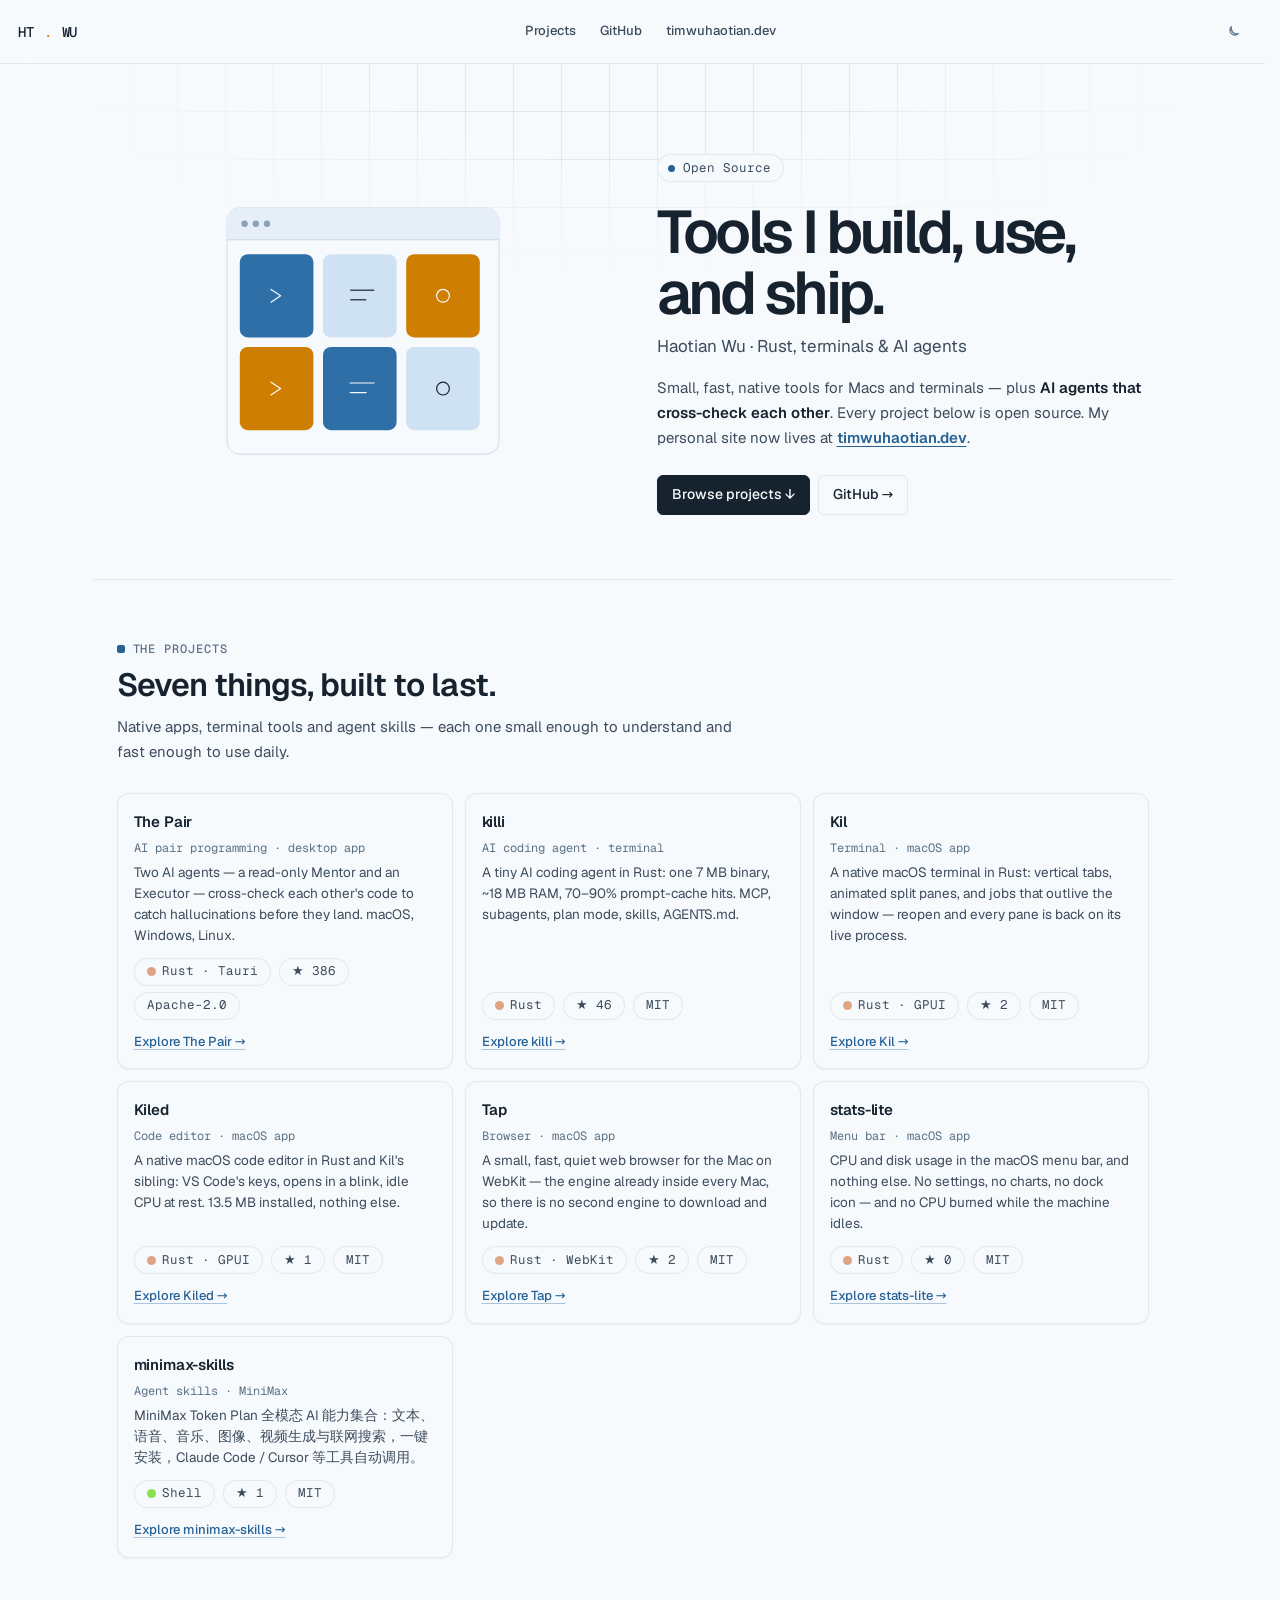
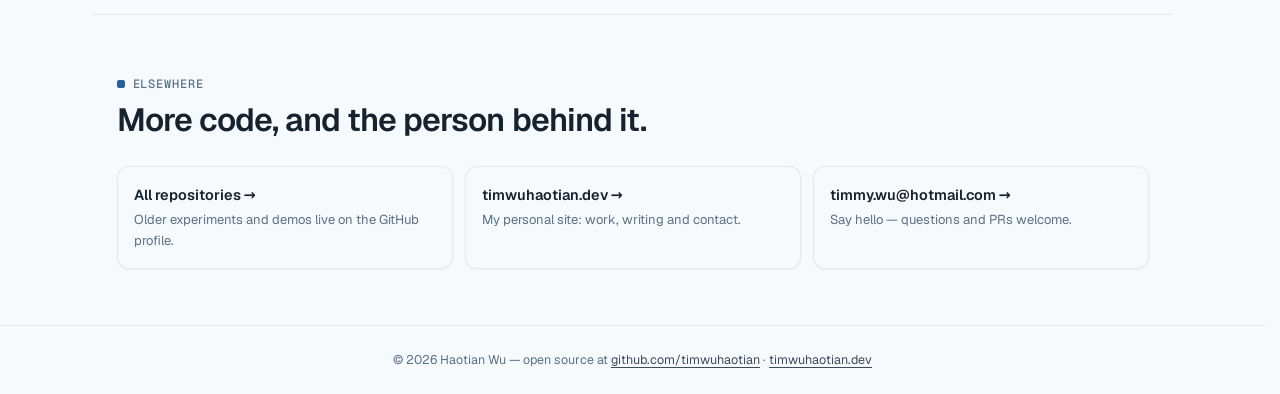
<file: index.html>
<!DOCTYPE html>
<html lang="en">
<head>
    <meta charset="UTF-8">
    <meta name="viewport" content="width=device-width, initial-scale=1.0">
    <meta name="description" content="Open-source projects by Haotian Wu: The Pair (AI pair programming), killi (terminal AI coding agent), Kil (macOS terminal), Kiled (code editor), Tap (browser), stats-lite and MiniMax skills.">
    <title>timwuhaotian — Open Source Projects</title>
    <link rel="canonical" href="https://timwuhaotian.github.io/">

    <!-- Open Graph -->
    <meta property="og:title" content="timwuhaotian — Open Source Projects">
    <meta property="og:description" content="Small, fast, native tools for Macs and terminals — plus AI agents that cross-check each other. All open source.">
    <meta property="og:type" content="website">
    <meta property="og:url" content="https://timwuhaotian.github.io/">
    <meta property="og:locale" content="en_US">
    <meta property="og:site_name" content="timwuhaotian open source">

    <!-- Twitter Card -->
    <meta name="twitter:card" content="summary_large_image">
    <meta name="twitter:title" content="timwuhaotian — Open Source Projects">
    <meta name="twitter:description" content="Small, fast, native tools for Macs and terminals — plus AI agents that cross-check each other. All open source.">

    <!-- Fallback favicon -->
    <link rel="icon" type="image/svg+xml" href="/favicon.svg">
    <script src="/theme.js"></script>
    <link rel="stylesheet" href="/assets/style.css">
</head>
<body>

    <nav>
        <a href="/" class="nav-logo">HT<span>.</span>WU</a>
        <div class="nav-links">
            <a href="#projects" class="active">Projects</a>
            <a href="https://github.com/timwuhaotian" target="_blank" rel="noopener">GitHub</a>
            <a href="https://timwuhaotian.dev" target="_blank" rel="noopener">timwuhaotian.dev</a>
        </div>
        <button class="theme-toggle" id="themeToggle" aria-label="Toggle theme"></button>
        <button class="nav-hamburger" id="hamburger" aria-label="Toggle menu" aria-expanded="false">&#9776;</button>
    </nav>

    <div class="mobile-menu" id="mobileMenu" role="navigation" aria-label="Mobile navigation">
        <a href="#projects">Projects</a>
        <a href="https://github.com/timwuhaotian" target="_blank" rel="noopener">GitHub</a>
        <a href="https://timwuhaotian.dev" target="_blank" rel="noopener">timwuhaotian.dev</a>
    </div>

    <main>
        <section class="hero" id="hero">
            <div class="hero-visual">
                <div class="hero-graphic">
                    <svg viewBox="0 0 400 400" fill="none" xmlns="http://www.w3.org/2000/svg" aria-hidden="true">
                        <rect class="hg-frame" x="30" y="46" width="340" height="308" rx="16"/>
                        <path class="hg-bar" d="M30 62a16 16 0 0 1 16-16h308a16 16 0 0 1 16 16v24H30z"/>
                        <line class="hg-rule" x1="30" y1="86" x2="370" y2="86"/>
                        <circle class="hg-dot" cx="52" cy="66" r="4"/>
                        <circle class="hg-dot" cx="66" cy="66" r="4"/>
                        <circle class="hg-dot" cx="80" cy="66" r="4"/>

                        <rect class="hg-blue" x="46" y="104" width="92" height="104" rx="10"/>
                        <rect class="hg-slate" x="150" y="104" width="92" height="104" rx="10"/>
                        <rect class="hg-amber" x="254" y="104" width="92" height="104" rx="10"/>
                        <rect class="hg-amber" x="46" y="220" width="92" height="104" rx="10"/>
                        <rect class="hg-blue" x="150" y="220" width="92" height="104" rx="10"/>
                        <rect class="hg-slate" x="254" y="220" width="92" height="104" rx="10"/>

                        <path class="hg-stroke-ink" d="M85 148 L97 156 L85 164"/>
                        <line class="hg-stroke-dark" x1="184" y1="149" x2="214" y2="149"/>
                        <line class="hg-stroke-dark" x1="184" y1="161" x2="204" y2="161"/>
                        <circle class="hg-stroke-ink" cx="300" cy="156" r="8"/>

                        <path class="hg-stroke-ink" d="M85 264 L97 272 L85 280"/>
                        <line class="hg-stroke-ink" x1="184" y1="265" x2="214" y2="265"/>
                        <line class="hg-stroke-ink" x1="184" y1="277" x2="204" y2="277"/>
                        <circle class="hg-stroke-dark" cx="300" cy="272" r="8"/>
                    </svg>
                </div>
            </div>
            <div class="hero-content">
                <div class="hero-eyebrow">Open Source</div>
                <h1>Tools I build, use, and ship.</h1>
                <div class="hero-title">Haotian Wu · Rust, terminals &amp; AI agents</div>
                <p class="hero-tagline">Small, fast, native tools for Macs and terminals — plus <strong>AI agents that cross-check each other</strong>. Every project below is open source. My personal site now lives at <strong><a href="https://timwuhaotian.dev" target="_blank" rel="noopener">timwuhaotian.dev</a></strong>.</p>
                <div class="hero-ctas">
                    <a href="#projects" class="btn btn-primary">Browse projects &darr;</a>
                    <a href="https://github.com/timwuhaotian" target="_blank" rel="noopener" class="btn btn-secondary">GitHub &rarr;</a>
                </div>
            </div>
        </section>

        <hr class="section-divider" aria-hidden="true">

        <section class="section" id="projects">
            <div class="section-header reveal">
                <div class="section-label">The Projects</div>
                <h2>Seven things, built to last.</h2>
                <p>Native apps, terminal tools and agent skills — each one small enough to understand and fast enough to use daily.</p>
            </div>
            <div class="project-grid">
                <div class="project-card reveal reveal-delay-1">
                    <h3><a href="/the-pair/">The Pair</a></h3>
                    <div class="project-kind">AI pair programming · desktop app</div>
                    <p>Two AI agents — a read-only Mentor and an Executor — cross-check each other's code to catch hallucinations before they land. macOS, Windows, Linux.</p>
                    <div class="project-meta">
                        <span class="chip"><span class="dot" style="background:#DEA584"></span>Rust · Tauri</span>
                        <span class="chip">★ 386</span>
                        <span class="chip">Apache-2.0</span>
                    </div>
                    <a class="project-go" href="/the-pair/">Explore The Pair &rarr;</a>
                </div>

                <div class="project-card reveal reveal-delay-2">
                    <h3><a href="/killi/">killi</a></h3>
                    <div class="project-kind">AI coding agent · terminal</div>
                    <p>A tiny AI coding agent in Rust: one 7 MB binary, ~18 MB RAM, 70–90% prompt-cache hits. MCP, subagents, plan mode, skills, AGENTS.md.</p>
                    <div class="project-meta">
                        <span class="chip"><span class="dot" style="background:#DEA584"></span>Rust</span>
                        <span class="chip">★ 46</span>
                        <span class="chip">MIT</span>
                    </div>
                    <a class="project-go" href="/killi/">Explore killi &rarr;</a>
                </div>

                <div class="project-card reveal reveal-delay-3">
                    <h3><a href="/kil/">Kil</a></h3>
                    <div class="project-kind">Terminal · macOS app</div>
                    <p>A native macOS terminal in Rust: vertical tabs, animated split panes, and jobs that outlive the window — reopen and every pane is back on its live process.</p>
                    <div class="project-meta">
                        <span class="chip"><span class="dot" style="background:#DEA584"></span>Rust · GPUI</span>
                        <span class="chip">★ 2</span>
                        <span class="chip">MIT</span>
                    </div>
                    <a class="project-go" href="/kil/">Explore Kil &rarr;</a>
                </div>

                <div class="project-card reveal reveal-delay-4">
                    <h3><a href="/kiled/">Kiled</a></h3>
                    <div class="project-kind">Code editor · macOS app</div>
                    <p>A native macOS code editor in Rust and Kil's sibling: VS Code's keys, opens in a blink, idle CPU at rest. 13.5 MB installed, nothing else.</p>
                    <div class="project-meta">
                        <span class="chip"><span class="dot" style="background:#DEA584"></span>Rust · GPUI</span>
                        <span class="chip">★ 1</span>
                        <span class="chip">MIT</span>
                    </div>
                    <a class="project-go" href="/kiled/">Explore Kiled &rarr;</a>
                </div>

                <div class="project-card reveal reveal-delay-1">
                    <h3><a href="/tap/">Tap</a></h3>
                    <div class="project-kind">Browser · macOS app</div>
                    <p>A small, fast, quiet web browser for the Mac on WebKit — the engine already inside every Mac, so there is no second engine to download and update.</p>
                    <div class="project-meta">
                        <span class="chip"><span class="dot" style="background:#DEA584"></span>Rust · WebKit</span>
                        <span class="chip">★ 2</span>
                        <span class="chip">MIT</span>
                    </div>
                    <a class="project-go" href="/tap/">Explore Tap &rarr;</a>
                </div>

                <div class="project-card reveal reveal-delay-2">
                    <h3><a href="/stats-lite/">stats-lite</a></h3>
                    <div class="project-kind">Menu bar · macOS app</div>
                    <p>CPU and disk usage in the macOS menu bar, and nothing else. No settings, no charts, no dock icon — and no CPU burned while the machine idles.</p>
                    <div class="project-meta">
                        <span class="chip"><span class="dot" style="background:#DEA584"></span>Rust</span>
                        <span class="chip">★ 0</span>
                        <span class="chip">MIT</span>
                    </div>
                    <a class="project-go" href="/stats-lite/">Explore stats-lite &rarr;</a>
                </div>

                <div class="project-card reveal reveal-delay-3">
                    <h3><a href="/minimax-skills/">minimax-skills</a></h3>
                    <div class="project-kind">Agent skills · MiniMax</div>
                    <p>MiniMax Token Plan 全模态 AI 能力集合：文本、语音、音乐、图像、视频生成与联网搜索，一键安装，Claude Code / Cursor 等工具自动调用。</p>
                    <div class="project-meta">
                        <span class="chip"><span class="dot" style="background:#89E051"></span>Shell</span>
                        <span class="chip">★ 1</span>
                        <span class="chip">MIT</span>
                    </div>
                    <a class="project-go" href="/minimax-skills/">Explore minimax-skills &rarr;</a>
                </div>
            </div>
        </section>

        <hr class="section-divider" aria-hidden="true">

        <section class="section" id="more">
            <div class="section-header reveal">
                <div class="section-label">Elsewhere</div>
                <h2>More code, and the person behind it.</h2>
            </div>
            <div class="link-cards reveal">
                <a class="link-card" href="https://github.com/timwuhaotian?tab=repositories" target="_blank" rel="noopener">
                    <strong>All repositories &rarr;</strong>
                    <span>Older experiments and demos live on the GitHub profile.</span>
                </a>
                <a class="link-card" href="https://timwuhaotian.dev" target="_blank" rel="noopener">
                    <strong>timwuhaotian.dev &rarr;</strong>
                    <span>My personal site: work, writing and contact.</span>
                </a>
                <a class="link-card" href="mailto:timmy.wu@hotmail.com">
                    <strong>timmy.wu@hotmail.com &rarr;</strong>
                    <span>Say hello — questions and PRs welcome.</span>
                </a>
            </div>
        </section>
    </main>

    <footer>
        &copy; 2026 Haotian Wu &mdash; open source at <a href="https://github.com/timwuhaotian" target="_blank" rel="noopener">github.com/timwuhaotian</a> &middot; <a href="https://timwuhaotian.dev" target="_blank" rel="noopener">timwuhaotian.dev</a>
    </footer>

    <script type="application/ld+json">
    {
        "@context": "https://schema.org",
        "@type": "ItemList",
        "name": "Open-source projects by Haotian Wu",
        "url": "https://timwuhaotian.github.io/",
        "itemListElement": [
            {"@type": "SoftwareApplication", "name": "The Pair", "url": "https://timwuhaotian.github.io/the-pair/", "applicationCategory": "DeveloperApplication", "operatingSystem": "macOS, Windows, Linux", "offers": {"@type": "Offer", "price": "0", "priceCurrency": "USD"}},
            {"@type": "SoftwareApplication", "name": "killi", "url": "https://timwuhaotian.github.io/killi/", "applicationCategory": "DeveloperApplication", "operatingSystem": "macOS", "offers": {"@type": "Offer", "price": "0", "priceCurrency": "USD"}},
            {"@type": "SoftwareApplication", "name": "Kil", "url": "https://timwuhaotian.github.io/kil/", "applicationCategory": "DeveloperApplication", "operatingSystem": "macOS", "offers": {"@type": "Offer", "price": "0", "priceCurrency": "USD"}},
            {"@type": "SoftwareApplication", "name": "Kiled", "url": "https://timwuhaotian.github.io/kiled/", "applicationCategory": "DeveloperApplication", "operatingSystem": "macOS", "offers": {"@type": "Offer", "price": "0", "priceCurrency": "USD"}},
            {"@type": "SoftwareApplication", "name": "Tap", "url": "https://timwuhaotian.github.io/tap/", "applicationCategory": "WebApplication", "operatingSystem": "macOS", "offers": {"@type": "Offer", "price": "0", "priceCurrency": "USD"}},
            {"@type": "SoftwareApplication", "name": "stats-lite", "url": "https://timwuhaotian.github.io/stats-lite/", "applicationCategory": "UtilitiesApplication", "operatingSystem": "macOS", "offers": {"@type": "Offer", "price": "0", "priceCurrency": "USD"}},
            {"@type": "SoftwareApplication", "name": "minimax-skills", "url": "https://timwuhaotian.github.io/minimax-skills/", "applicationCategory": "DeveloperApplication", "offers": {"@type": "Offer", "price": "0", "priceCurrency": "USD"}}
        ]
    }
    </script>

    <script src="/assets/app.js"></script>
</body>
</html>
</file>
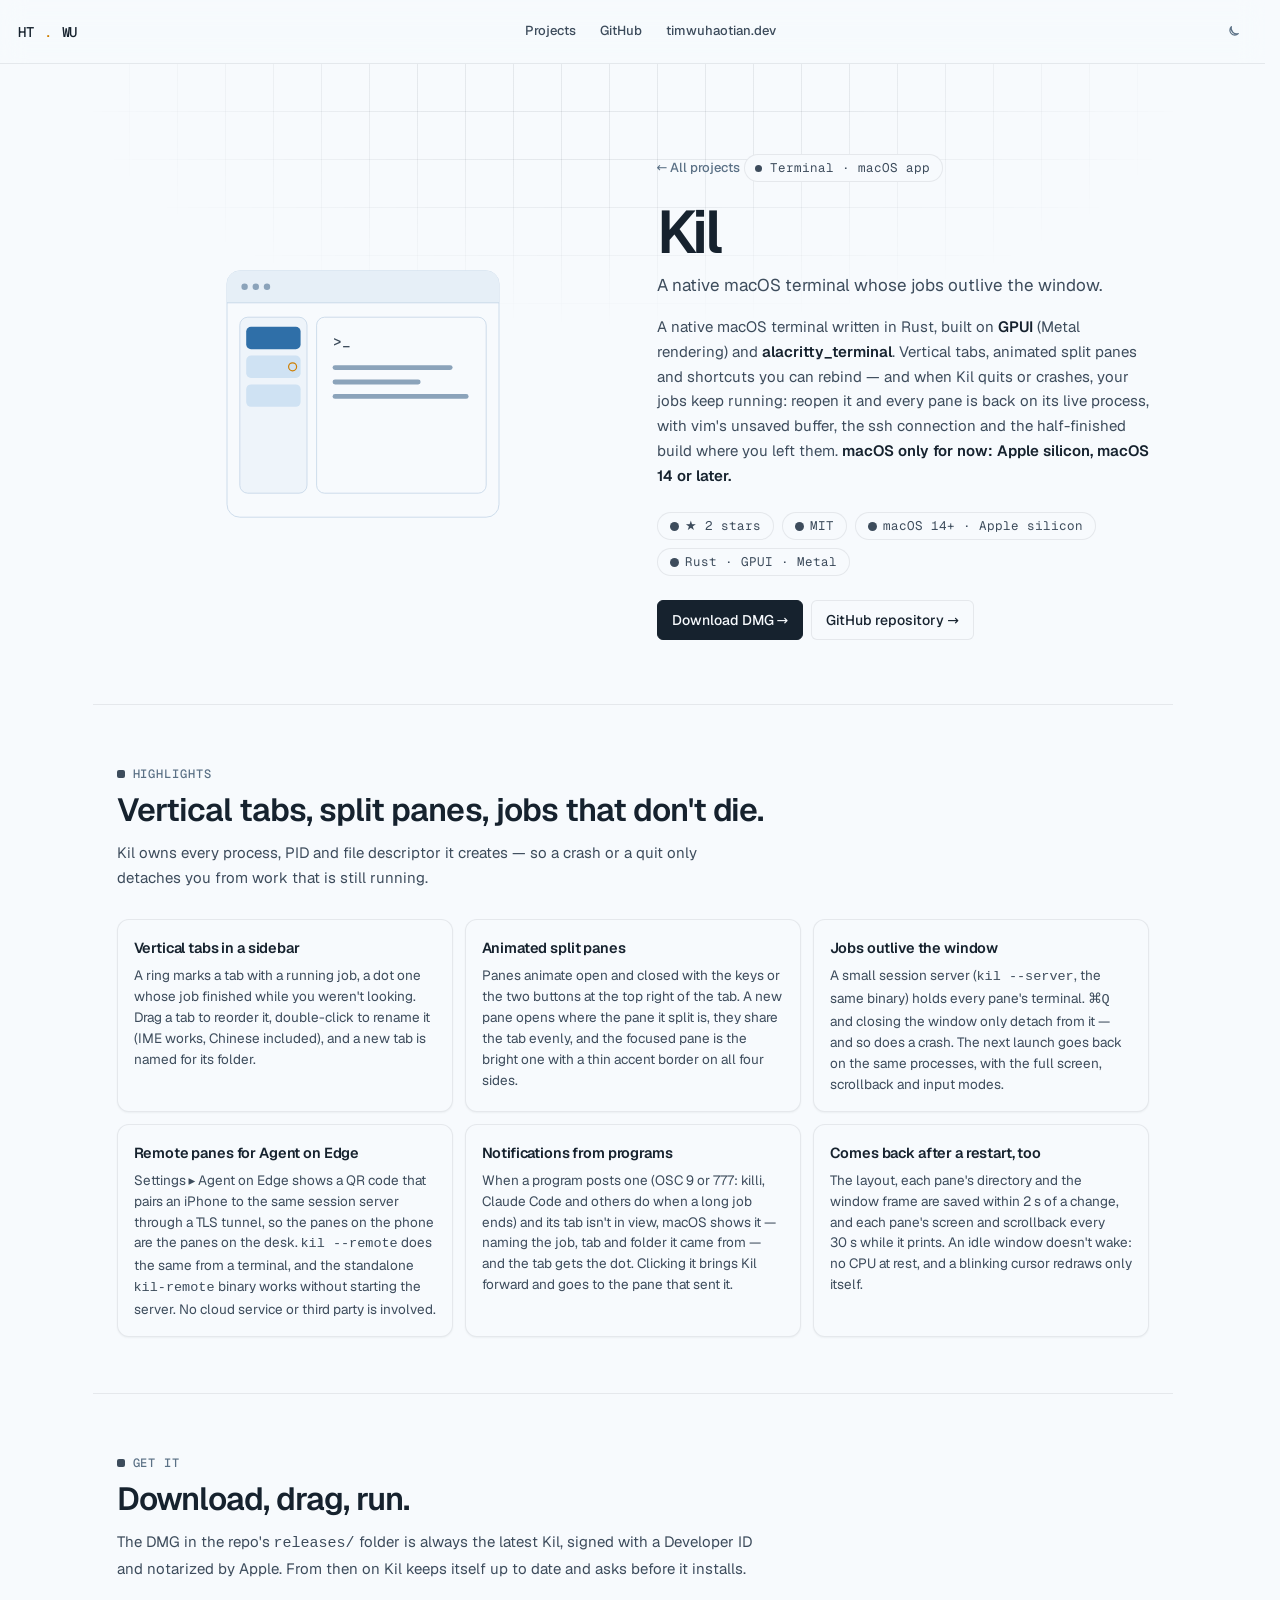
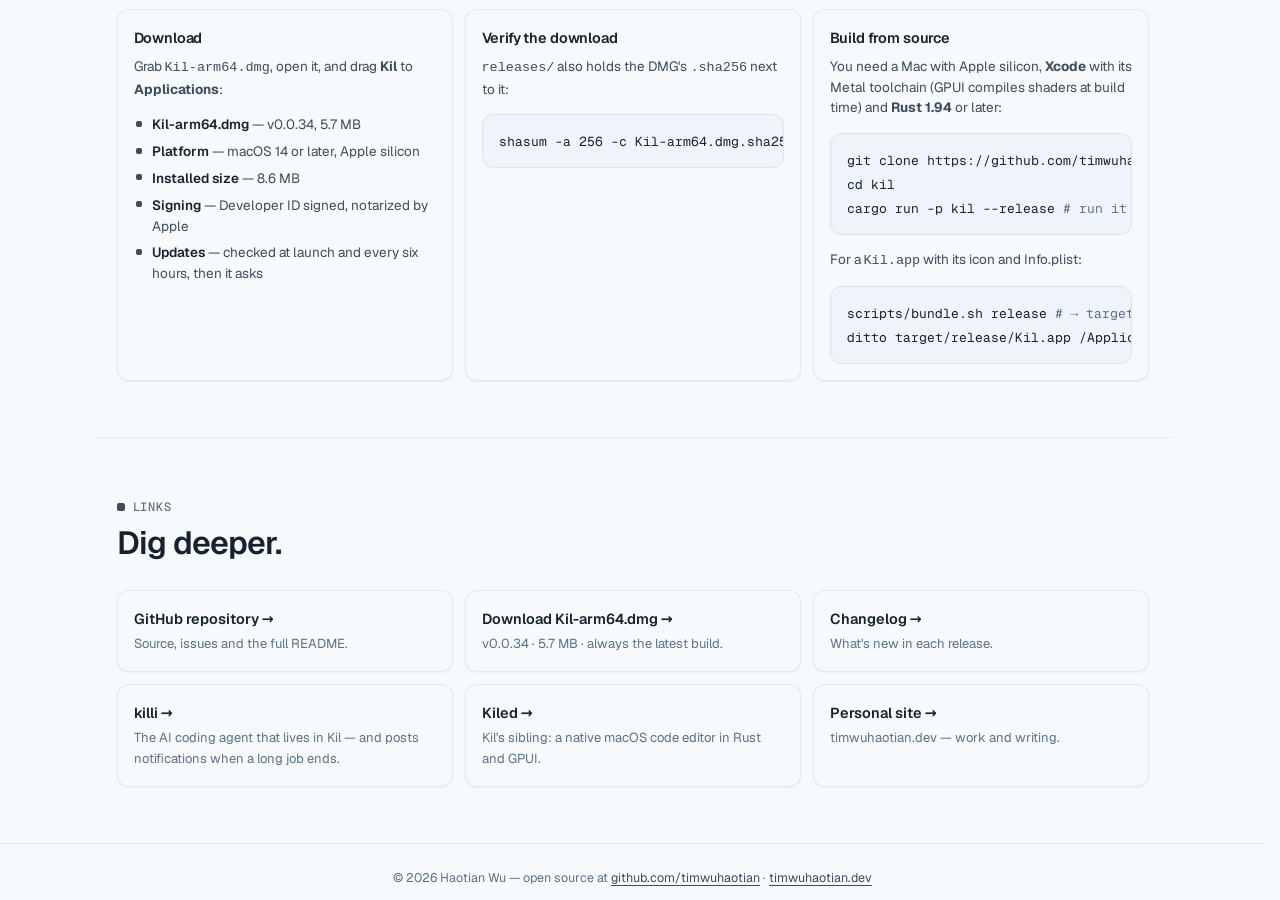
<file: kil/index.html>
<!DOCTYPE html>
<html lang="en">
<head>
    <meta charset="UTF-8">
    <meta name="viewport" content="width=device-width, initial-scale=1.0">
    <meta name="description" content="Kil — a native macOS terminal written in Rust with GPUI: vertical tabs, animated split panes, and jobs that outlive the window. Free and open source (MIT).">
    <title>Kil — native macOS terminal in Rust</title>
    <link rel="canonical" href="https://timwuhaotian.github.io/kil/">

    <meta property="og:title" content="Kil — native macOS terminal in Rust">
    <meta property="og:description" content="Vertical tabs, animated split panes, and jobs that outlive the window: quit or crash, reopen, and every pane is back on its live process.">
    <meta property="og:type" content="website">
    <meta property="og:url" content="https://timwuhaotian.github.io/kil/">
    <meta property="og:site_name" content="timwuhaotian open source">

    <meta name="twitter:card" content="summary_large_image">
    <meta name="twitter:title" content="Kil — native macOS terminal in Rust">
    <meta name="twitter:description" content="Vertical tabs, animated split panes, and jobs that outlive the window: quit or crash, reopen, and every pane is back on its live process.">

    <link rel="icon" type="image/svg+xml" href="/favicon.svg">
    <script src="/theme.js"></script>
    <link rel="stylesheet" href="/assets/style.css">
    <style>:root { --accent: var(--gray-900); }</style>
</head>
<body>

    <nav>
        <a href="/" class="nav-logo">HT<span>.</span>WU</a>
        <div class="nav-links">
            <a href="/#projects">Projects</a>
            <a href="https://github.com/timwuhaotian" target="_blank" rel="noopener">GitHub</a>
            <a href="https://timwuhaotian.dev" target="_blank" rel="noopener">timwuhaotian.dev</a>
        </div>
        <button class="theme-toggle" id="themeToggle" aria-label="Toggle theme"></button>
        <button class="nav-hamburger" id="hamburger" aria-label="Toggle menu" aria-expanded="false">&#9776;</button>
    </nav>

    <div class="mobile-menu" id="mobileMenu" role="navigation" aria-label="Mobile navigation">
        <a href="/#projects">Projects</a>
        <a href="https://github.com/timwuhaotian" target="_blank" rel="noopener">GitHub</a>
        <a href="https://timwuhaotian.dev" target="_blank" rel="noopener">timwuhaotian.dev</a>
    </div>

    <main>
        <section class="hero" id="hero">
            <div class="hero-visual">
                <div class="hero-graphic">
                    <svg viewBox="0 0 400 400" fill="none" xmlns="http://www.w3.org/2000/svg" aria-hidden="true">
                        <rect class="hg-frame" x="30" y="46" width="340" height="308" rx="16"/>
                        <path class="hg-bar" d="M30 62a16 16 0 0 1 16-16h308a16 16 0 0 1 16 16v24H30z"/>
                        <line class="hg-rule" x1="30" y1="86" x2="370" y2="86"/>
                        <circle class="hg-dot" cx="52" cy="66" r="4"/>
                        <circle class="hg-dot" cx="66" cy="66" r="4"/>
                        <circle class="hg-dot" cx="80" cy="66" r="4"/>

                        <rect class="hg-panel-2" x="46" y="104" width="84" height="220" rx="10"/>
                        <rect class="hg-blue" x="54" y="116" width="68" height="28" rx="6"/>
                        <rect class="hg-slate" x="54" y="152" width="68" height="28" rx="6"/>
                        <rect class="hg-slate" x="54" y="188" width="68" height="28" rx="6"/>
                        <circle class="hg-stroke-amber" cx="112" cy="166" r="5"/>

                        <rect class="hg-panel" x="142" y="104" width="212" height="220" rx="10"/>
                        <text class="hg-mono hg-text" x="162" y="140" style="font-size:18px">&gt;_</text>
                        <rect class="hg-muted" x="162" y="164" width="150" height="6" rx="3"/>
                        <rect class="hg-muted" x="162" y="182" width="110" height="6" rx="3"/>
                        <rect class="hg-muted" x="162" y="200" width="170" height="6" rx="3"/>
                    </svg>
                </div>
            </div>
            <div class="hero-content">
                <a class="back-link" href="/#projects">&larr; All projects</a>
                <div class="hero-eyebrow">Terminal &middot; macOS app</div>
                <h1>Kil</h1>
                <div class="hero-title">A native macOS terminal whose jobs outlive the window.</div>
                <p class="hero-tagline">A native macOS terminal written in Rust, built on <strong>GPUI</strong> (Metal rendering) and <strong>alacritty_terminal</strong>. Vertical tabs, animated split panes and shortcuts you can rebind &mdash; and when Kil quits or crashes, your jobs keep running: reopen it and every pane is back on its live process, with vim's unsaved buffer, the ssh connection and the half-finished build where you left them. <strong>macOS only for now: Apple silicon, macOS 14 or later.</strong></p>
                <div class="hero-badges">
                    <span class="chip"><span class="dot"></span>&#9733; 2 stars</span>
                    <span class="chip"><span class="dot"></span>MIT</span>
                    <span class="chip"><span class="dot"></span>macOS 14+ &middot; Apple silicon</span>
                    <span class="chip"><span class="dot"></span>Rust &middot; GPUI &middot; Metal</span>
                </div>
                <div class="hero-ctas">
                    <a href="https://raw.githubusercontent.com/timwuhaotian/kil/main/releases/Kil-arm64.dmg" target="_blank" rel="noopener" class="btn btn-primary">Download DMG &rarr;</a>
                    <a href="https://github.com/timwuhaotian/kil" target="_blank" rel="noopener" class="btn btn-secondary">GitHub repository &rarr;</a>
                </div>
            </div>
        </section>

        <hr class="section-divider" aria-hidden="true">

        <section class="section" id="highlights">
            <div class="section-header reveal">
                <div class="section-label">Highlights</div>
                <h2>Vertical tabs, split panes, jobs that don't die.</h2>
                <p>Kil owns every process, PID and file descriptor it creates &mdash; so a crash or a quit only detaches you from work that is still running.</p>
            </div>
            <div class="feature-grid">
                <div class="feature-card reveal reveal-delay-1">
                    <h3>Vertical tabs in a sidebar</h3>
                    <p>A ring marks a tab with a running job, a dot one whose job finished while you weren't looking. Drag a tab to reorder it, double-click to rename it (IME works, Chinese included), and a new tab is named for its folder.</p>
                </div>
                <div class="feature-card reveal reveal-delay-2">
                    <h3>Animated split panes</h3>
                    <p>Panes animate open and closed with the keys or the two buttons at the top right of the tab. A new pane opens where the pane it split is, they share the tab evenly, and the focused pane is the bright one with a thin accent border on all four sides.</p>
                </div>
                <div class="feature-card reveal reveal-delay-3">
                    <h3>Jobs outlive the window</h3>
                    <p>A small session server (<code>kil --server</code>, the same binary) holds every pane's terminal. <code>&#8984;Q</code> and closing the window only detach from it &mdash; and so does a crash. The next launch goes back on the same processes, with the full screen, scrollback and input modes.</p>
                </div>
                <div class="feature-card reveal reveal-delay-1">
                    <h3>Remote panes for Agent on Edge</h3>
                    <p>Settings &#9656; Agent on Edge shows a QR code that pairs an iPhone to the same session server through a TLS tunnel, so the panes on the phone are the panes on the desk. <code>kil --remote</code> does the same from a terminal, and the standalone <code>kil-remote</code> binary works without starting the server. No cloud service or third party is involved.</p>
                </div>
                <div class="feature-card reveal reveal-delay-2">
                    <h3>Notifications from programs</h3>
                    <p>When a program posts one (OSC 9 or 777: killi, Claude Code and others do when a long job ends) and its tab isn't in view, macOS shows it &mdash; naming the job, tab and folder it came from &mdash; and the tab gets the dot. Clicking it brings Kil forward and goes to the pane that sent it.</p>
                </div>
                <div class="feature-card reveal reveal-delay-3">
                    <h3>Comes back after a restart, too</h3>
                    <p>The layout, each pane's directory and the window frame are saved within 2&nbsp;s of a change, and each pane's screen and scrollback every 30&nbsp;s while it prints. An idle window doesn't wake: no CPU at rest, and a blinking cursor redraws only itself.</p>
                </div>
            </div>
        </section>

        <hr class="section-divider" aria-hidden="true">

        <section class="section" id="get-it">
            <div class="section-header reveal">
                <div class="section-label">Get it</div>
                <h2>Download, drag, run.</h2>
                <p>The DMG in the repo's <code>releases/</code> folder is always the latest Kil, signed with a Developer ID and notarized by Apple. From then on Kil keeps itself up to date and asks before it installs.</p>
            </div>
            <div class="feature-grid">
                <div class="feature-card reveal reveal-delay-1">
                    <h3>Download</h3>
                    <p>Grab <code>Kil-arm64.dmg</code>, open it, and drag <strong>Kil</strong> to <strong>Applications</strong>:</p>
                    <ul class="fact-list" style="margin-top:0.9rem">
                        <li><strong>Kil-arm64.dmg</strong> &mdash; v0.0.34, 5.7&nbsp;MB</li>
                        <li><strong>Platform</strong> &mdash; macOS 14 or later, Apple silicon</li>
                        <li><strong>Installed size</strong> &mdash; 8.6&nbsp;MB</li>
                        <li><strong>Signing</strong> &mdash; Developer ID signed, notarized by Apple</li>
                        <li><strong>Updates</strong> &mdash; checked at launch and every six hours, then it asks</li>
                    </ul>
                </div>
                <div class="feature-card reveal reveal-delay-2">
                    <h3>Verify the download</h3>
                    <p><code>releases/</code> also holds the DMG's <code>.sha256</code> next to it:</p>
                    <div class="code-block" style="margin-top:0.9rem;margin-bottom:0"><code>shasum -a 256 -c Kil-arm64.dmg.sha256</code></div>
                </div>
                <div class="feature-card reveal reveal-delay-3">
                    <h3>Build from source</h3>
                    <p>You need a Mac with Apple silicon, <strong>Xcode</strong> with its Metal toolchain (GPUI compiles shaders at build time) and <strong>Rust 1.94</strong> or later:</p>
                    <div class="code-block" style="margin-top:0.9rem;margin-bottom:0.9rem"><code>git clone https://github.com/timwuhaotian/kil.git
cd kil
cargo run -p kil --release <span class="comment"># run it straight from the build</span></code></div>
                    <p>For a <code>Kil.app</code> with its icon and Info.plist:</p>
                    <div class="code-block" style="margin-top:0.9rem;margin-bottom:0"><code>scripts/bundle.sh release <span class="comment"># → target/release/Kil.app</span>
ditto target/release/Kil.app /Applications/Kil.app</code></div>
                </div>
            </div>
        </section>

        <hr class="section-divider" aria-hidden="true">

        <section class="section" id="links">
            <div class="section-header reveal">
                <div class="section-label">Links</div>
                <h2>Dig deeper.</h2>
            </div>
            <div class="link-cards reveal">
                <a class="link-card" href="https://github.com/timwuhaotian/kil" target="_blank" rel="noopener">
                    <strong>GitHub repository &rarr;</strong>
                    <span>Source, issues and the full README.</span>
                </a>
                <a class="link-card" href="https://raw.githubusercontent.com/timwuhaotian/kil/main/releases/Kil-arm64.dmg" target="_blank" rel="noopener">
                    <strong>Download Kil-arm64.dmg &rarr;</strong>
                    <span>v0.0.34 &middot; 5.7 MB &middot; always the latest build.</span>
                </a>
                <a class="link-card" href="https://github.com/timwuhaotian/kil/blob/main/CHANGELOG.md" target="_blank" rel="noopener">
                    <strong>Changelog &rarr;</strong>
                    <span>What's new in each release.</span>
                </a>
                <a class="link-card" href="/killi/">
                    <strong>killi &rarr;</strong>
                    <span>The AI coding agent that lives in Kil &mdash; and posts notifications when a long job ends.</span>
                </a>
                <a class="link-card" href="/kiled/">
                    <strong>Kiled &rarr;</strong>
                    <span>Kil's sibling: a native macOS code editor in Rust and GPUI.</span>
                </a>
                <a class="link-card" href="https://timwuhaotian.dev" target="_blank" rel="noopener">
                    <strong>Personal site &rarr;</strong>
                    <span>timwuhaotian.dev &mdash; work and writing.</span>
                </a>
            </div>
        </section>
    </main>

    <footer>
        &copy; 2026 Haotian Wu &mdash; open source at <a href="https://github.com/timwuhaotian" target="_blank" rel="noopener">github.com/timwuhaotian</a> &middot; <a href="https://timwuhaotian.dev" target="_blank" rel="noopener">timwuhaotian.dev</a>
    </footer>

    <script src="/assets/app.js"></script>
</body>
</html>
</file>
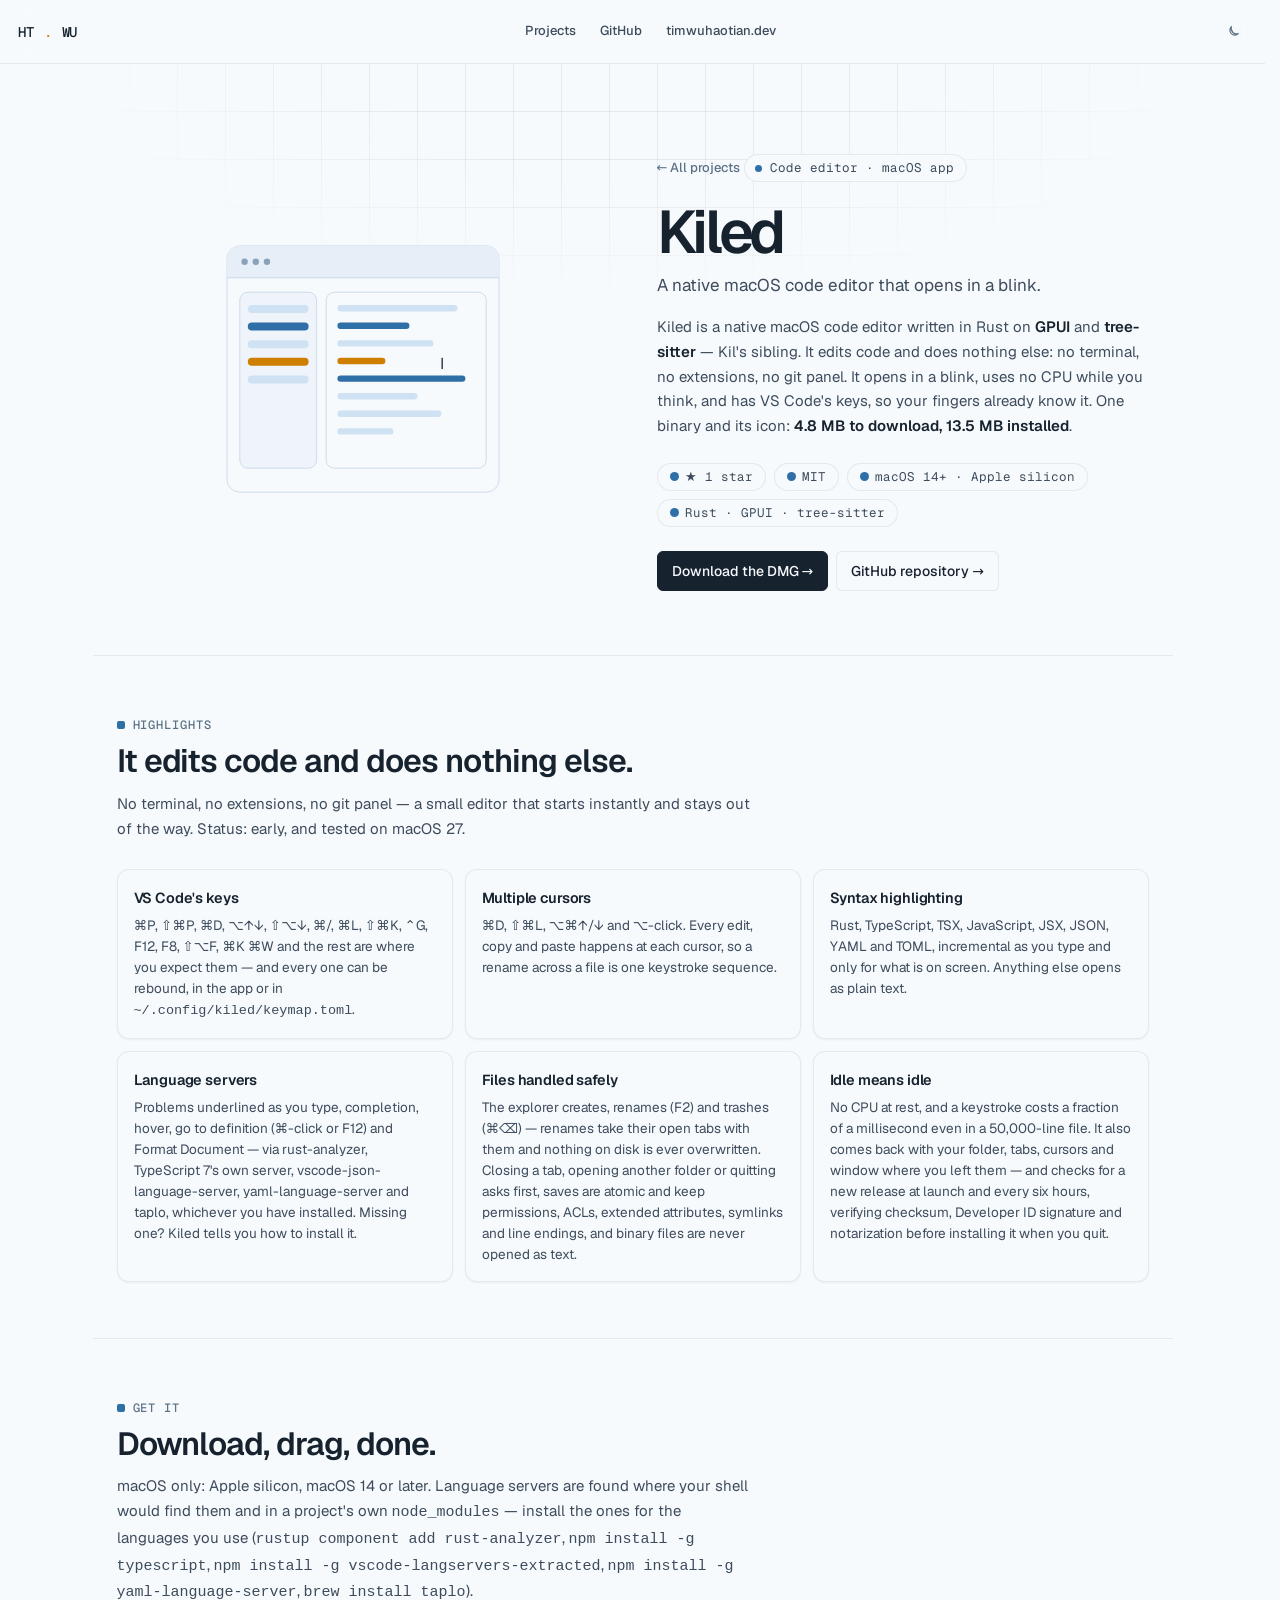
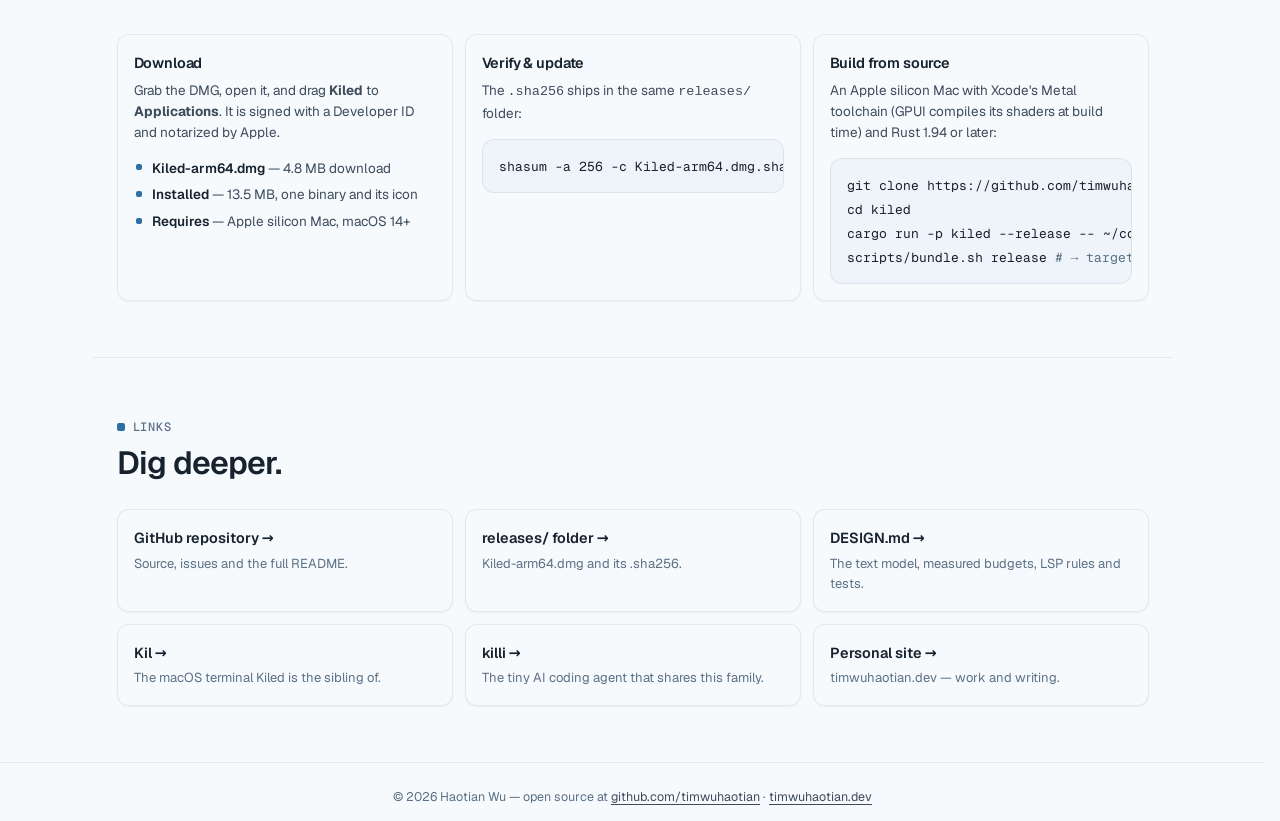
<file: kiled/index.html>
<!DOCTYPE html>
<html lang="en">
<head>
    <meta charset="UTF-8">
    <meta name="viewport" content="width=device-width, initial-scale=1.0">
    <meta name="description" content="Kiled — a native macOS code editor in Rust and GPUI, Kil's sibling. VS Code's keys, tree-sitter highlighting, LSP diagnostics, 4.8 MB download and 13.5 MB installed. MIT, Apple silicon, macOS 14+.">
    <title>Kiled — a native macOS code editor in Rust, 13.5 MB installed</title>
    <link rel="canonical" href="https://timwuhaotian.github.io/kiled/">

    <meta property="og:title" content="Kiled — a native macOS code editor in Rust, 13.5 MB installed">
    <meta property="og:description" content="Kil's sibling: a native macOS code editor in Rust and GPUI with VS Code's keys, tree-sitter highlighting and language servers. Opens in a blink, uses no CPU while you think.">
    <meta property="og:type" content="website">
    <meta property="og:url" content="https://timwuhaotian.github.io/kiled/">
    <meta property="og:site_name" content="timwuhaotian open source">

    <meta name="twitter:card" content="summary_large_image">
    <meta name="twitter:title" content="Kiled — a native macOS code editor in Rust, 13.5 MB installed">
    <meta name="twitter:description" content="Kil's sibling: a native macOS code editor in Rust and GPUI with VS Code's keys, tree-sitter highlighting and language servers. Opens in a blink, uses no CPU while you think.">

    <link rel="icon" type="image/svg+xml" href="/favicon.svg">
    <script src="/theme.js"></script>
    <link rel="stylesheet" href="/assets/style.css">
    <style>:root { --accent: var(--blue-700); }</style>
</head>
<body>

    <nav>
        <a href="/" class="nav-logo">HT<span>.</span>WU</a>
        <div class="nav-links">
            <a href="/#projects">Projects</a>
            <a href="https://github.com/timwuhaotian" target="_blank" rel="noopener">GitHub</a>
            <a href="https://timwuhaotian.dev" target="_blank" rel="noopener">timwuhaotian.dev</a>
        </div>
        <button class="theme-toggle" id="themeToggle" aria-label="Toggle theme"></button>
        <button class="nav-hamburger" id="hamburger" aria-label="Toggle menu" aria-expanded="false">&#9776;</button>
    </nav>

    <div class="mobile-menu" id="mobileMenu" role="navigation" aria-label="Mobile navigation">
        <a href="/#projects">Projects</a>
        <a href="https://github.com/timwuhaotian" target="_blank" rel="noopener">GitHub</a>
        <a href="https://timwuhaotian.dev" target="_blank" rel="noopener">timwuhaotian.dev</a>
    </div>

    <main>
        <section class="hero" id="hero">
            <div class="hero-visual">
                <div class="hero-graphic">
                    <svg viewBox="0 0 400 400" fill="none" xmlns="http://www.w3.org/2000/svg" aria-hidden="true">
                        <rect class="hg-frame" x="30" y="46" width="340" height="308" rx="16"/>
                        <path class="hg-bar" d="M30 62a16 16 0 0 1 16-16h308a16 16 0 0 1 16 16v24H30z"/>
                        <line class="hg-rule" x1="30" y1="86" x2="370" y2="86"/>
                        <circle class="hg-dot" cx="52" cy="66" r="4"/>
                        <circle class="hg-dot" cx="66" cy="66" r="4"/>
                        <circle class="hg-dot" cx="80" cy="66" r="4"/>

                        <rect class="hg-panel-2" x="46" y="104" width="96" height="220" rx="10"/>
                        <rect class="hg-slate" x="56" y="120" width="76" height="10" rx="5"/>
                        <rect class="hg-blue" x="56" y="142" width="76" height="10" rx="5"/>
                        <rect class="hg-slate" x="56" y="164" width="76" height="10" rx="5"/>
                        <rect class="hg-amber" x="56" y="186" width="76" height="10" rx="5"/>
                        <rect class="hg-slate" x="56" y="208" width="76" height="10" rx="5"/>

                        <rect class="hg-panel" x="154" y="104" width="200" height="220" rx="10"/>
                        <rect class="hg-slate" x="168" y="120" width="150" height="8" rx="4"/>
                        <rect class="hg-blue" x="168" y="142" width="90" height="8" rx="4"/>
                        <rect class="hg-slate" x="168" y="164" width="120" height="8" rx="4"/>
                        <rect class="hg-amber" x="168" y="186" width="60" height="8" rx="4"/>
                        <rect class="hg-blue" x="168" y="208" width="160" height="8" rx="4"/>
                        <rect class="hg-slate" x="168" y="230" width="100" height="8" rx="4"/>
                        <rect class="hg-slate" x="168" y="252" width="130" height="8" rx="4"/>
                        <rect class="hg-slate" x="168" y="274" width="70" height="8" rx="4"/>
                        <rect class="hg-text" x="298" y="186" width="2" height="14"/>
                    </svg>
                </div>
            </div>
            <div class="hero-content">
                <a class="back-link" href="/#projects">&larr; All projects</a>
                <div class="hero-eyebrow">Code editor &middot; macOS app</div>
                <h1>Kiled</h1>
                <div class="hero-title">A native macOS code editor that opens in a blink.</div>
                <p class="hero-tagline">Kiled is a native macOS code editor written in Rust on <strong>GPUI</strong> and <strong>tree-sitter</strong> &mdash; Kil's sibling. It edits code and does nothing else: no terminal, no extensions, no git panel. It opens in a blink, uses no CPU while you think, and has VS Code's keys, so your fingers already know it. One binary and its icon: <strong>4.8&nbsp;MB to download, 13.5&nbsp;MB installed</strong>.</p>
                <div class="hero-badges">
                    <span class="chip"><span class="dot"></span>★ 1 star</span>
                    <span class="chip"><span class="dot"></span>MIT</span>
                    <span class="chip"><span class="dot"></span>macOS 14+ · Apple silicon</span>
                    <span class="chip"><span class="dot"></span>Rust · GPUI · tree-sitter</span>
                </div>
                <div class="hero-ctas">
                    <a href="https://raw.githubusercontent.com/timwuhaotian/kiled/main/releases/Kiled-arm64.dmg" target="_blank" rel="noopener" class="btn btn-primary">Download the DMG &rarr;</a>
                    <a href="https://github.com/timwuhaotian/kiled" target="_blank" rel="noopener" class="btn btn-secondary">GitHub repository &rarr;</a>
                </div>
            </div>
        </section>

        <hr class="section-divider" aria-hidden="true">

        <section class="section" id="highlights">
            <div class="section-header reveal">
                <div class="section-label">Highlights</div>
                <h2>It edits code and does nothing else.</h2>
                <p>No terminal, no extensions, no git panel &mdash; a small editor that starts instantly and stays out of the way. Status: early, and tested on macOS 27.</p>
            </div>
            <div class="feature-grid">
                <div class="feature-card reveal reveal-delay-1">
                    <h3>VS Code's keys</h3>
                    <p>⌘P, ⇧⌘P, ⌘D, ⌥↑↓, ⇧⌥↓, ⌘/, ⌘L, ⇧⌘K, ⌃G, F12, F8, ⇧⌥F, ⌘K ⌘W and the rest are where you expect them &mdash; and every one can be rebound, in the app or in <code>~/.config/kiled/keymap.toml</code>.</p>
                </div>
                <div class="feature-card reveal reveal-delay-2">
                    <h3>Multiple cursors</h3>
                    <p>⌘D, ⇧⌘L, ⌥⌘↑/↓ and ⌥-click. Every edit, copy and paste happens at each cursor, so a rename across a file is one keystroke sequence.</p>
                </div>
                <div class="feature-card reveal reveal-delay-3">
                    <h3>Syntax highlighting</h3>
                    <p>Rust, TypeScript, TSX, JavaScript, JSX, JSON, YAML and TOML, incremental as you type and only for what is on screen. Anything else opens as plain text.</p>
                </div>
                <div class="feature-card reveal reveal-delay-1">
                    <h3>Language servers</h3>
                    <p>Problems underlined as you type, completion, hover, go to definition (⌘-click or F12) and Format Document &mdash; via rust-analyzer, TypeScript 7's own server, vscode-json-language-server, yaml-language-server and taplo, whichever you have installed. Missing one? Kiled tells you how to install it.</p>
                </div>
                <div class="feature-card reveal reveal-delay-2">
                    <h3>Files handled safely</h3>
                    <p>The explorer creates, renames (F2) and trashes (⌘⌫) &mdash; renames take their open tabs with them and nothing on disk is ever overwritten. Closing a tab, opening another folder or quitting asks first, saves are atomic and keep permissions, ACLs, extended attributes, symlinks and line endings, and binary files are never opened as text.</p>
                </div>
                <div class="feature-card reveal reveal-delay-3">
                    <h3>Idle means idle</h3>
                    <p>No CPU at rest, and a keystroke costs a fraction of a millisecond even in a 50,000-line file. It also comes back with your folder, tabs, cursors and window where you left them &mdash; and checks for a new release at launch and every six hours, verifying checksum, Developer ID signature and notarization before installing it when you quit.</p>
                </div>
            </div>
        </section>

        <hr class="section-divider" aria-hidden="true">

        <section class="section" id="get-it">
            <div class="section-header reveal">
                <div class="section-label">Get it</div>
                <h2>Download, drag, done.</h2>
                <p>macOS only: Apple silicon, macOS 14 or later. Language servers are found where your shell would find them and in a project's own <code>node_modules</code> &mdash; install the ones for the languages you use (<code>rustup component add rust-analyzer</code>, <code>npm install -g typescript</code>, <code>npm install -g vscode-langservers-extracted</code>, <code>npm install -g yaml-language-server</code>, <code>brew install taplo</code>).</p>
            </div>
            <div class="feature-grid">
                <div class="feature-card reveal reveal-delay-1">
                    <h3>Download</h3>
                    <p>Grab the DMG, open it, and drag <strong>Kiled</strong> to <strong>Applications</strong>. It is signed with a Developer ID and notarized by Apple.</p>
                    <ul class="fact-list" style="margin-top:0.9rem">
                        <li><strong>Kiled-arm64.dmg</strong> &mdash; 4.8 MB download</li>
                        <li><strong>Installed</strong> &mdash; 13.5 MB, one binary and its icon</li>
                        <li><strong>Requires</strong> &mdash; Apple silicon Mac, macOS 14+</li>
                    </ul>
                </div>
                <div class="feature-card reveal reveal-delay-2">
                    <h3>Verify &amp; update</h3>
                    <p>The <code>.sha256</code> ships in the same <code>releases/</code> folder:</p>
                    <div class="code-block" style="margin-top:0.9rem;margin-bottom:0"><code>shasum -a 256 -c Kiled-arm64.dmg.sha256</code></div>
                </div>
                <div class="feature-card reveal reveal-delay-3">
                    <h3>Build from source</h3>
                    <p>An Apple silicon Mac with Xcode's Metal toolchain (GPUI compiles its shaders at build time) and Rust 1.94 or later:</p>
                    <div class="code-block" style="margin-top:0.9rem;margin-bottom:0"><code>git clone https://github.com/timwuhaotian/kiled.git
cd kiled
cargo run -p kiled --release -- ~/code/my-project
scripts/bundle.sh release <span class="comment"># → target/release/Kiled.app</span></code></div>
                </div>
            </div>
        </section>

        <hr class="section-divider" aria-hidden="true">

        <section class="section" id="links">
            <div class="section-header reveal">
                <div class="section-label">Links</div>
                <h2>Dig deeper.</h2>
            </div>
            <div class="link-cards reveal">
                <a class="link-card" href="https://github.com/timwuhaotian/kiled" target="_blank" rel="noopener">
                    <strong>GitHub repository &rarr;</strong>
                    <span>Source, issues and the full README.</span>
                </a>
                <a class="link-card" href="https://github.com/timwuhaotian/kiled/tree/main/releases" target="_blank" rel="noopener">
                    <strong>releases/ folder &rarr;</strong>
                    <span>Kiled-arm64.dmg and its .sha256.</span>
                </a>
                <a class="link-card" href="https://github.com/timwuhaotian/kiled/blob/main/DESIGN.md" target="_blank" rel="noopener">
                    <strong>DESIGN.md &rarr;</strong>
                    <span>The text model, measured budgets, LSP rules and tests.</span>
                </a>
                <a class="link-card" href="/kil/">
                    <strong>Kil &rarr;</strong>
                    <span>The macOS terminal Kiled is the sibling of.</span>
                </a>
                <a class="link-card" href="/killi/">
                    <strong>killi &rarr;</strong>
                    <span>The tiny AI coding agent that shares this family.</span>
                </a>
                <a class="link-card" href="https://timwuhaotian.dev" target="_blank" rel="noopener">
                    <strong>Personal site &rarr;</strong>
                    <span>timwuhaotian.dev — work and writing.</span>
                </a>
            </div>
        </section>
    </main>

    <footer>
        &copy; 2026 Haotian Wu &mdash; open source at <a href="https://github.com/timwuhaotian" target="_blank" rel="noopener">github.com/timwuhaotian</a> &middot; <a href="https://timwuhaotian.dev" target="_blank" rel="noopener">timwuhaotian.dev</a>
    </footer>

    <script src="/assets/app.js"></script>
</body>
</html>
</file>
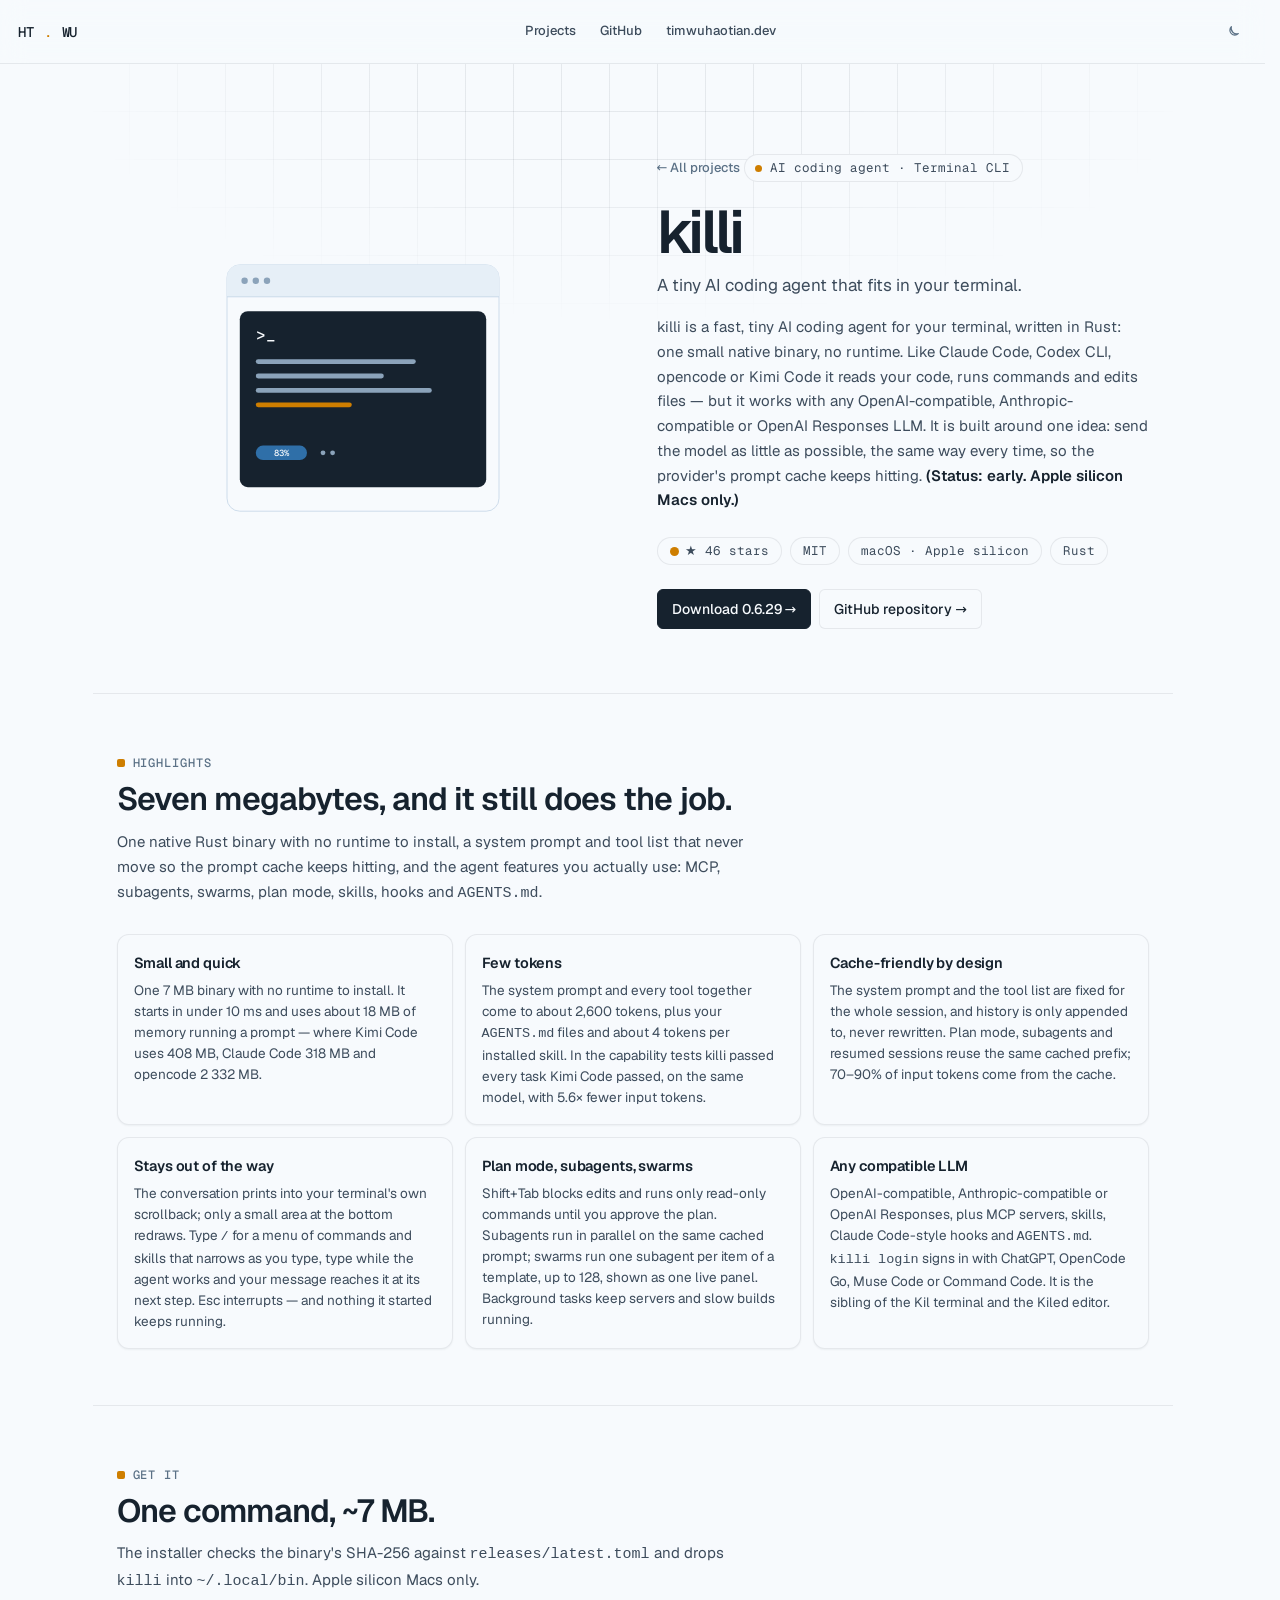
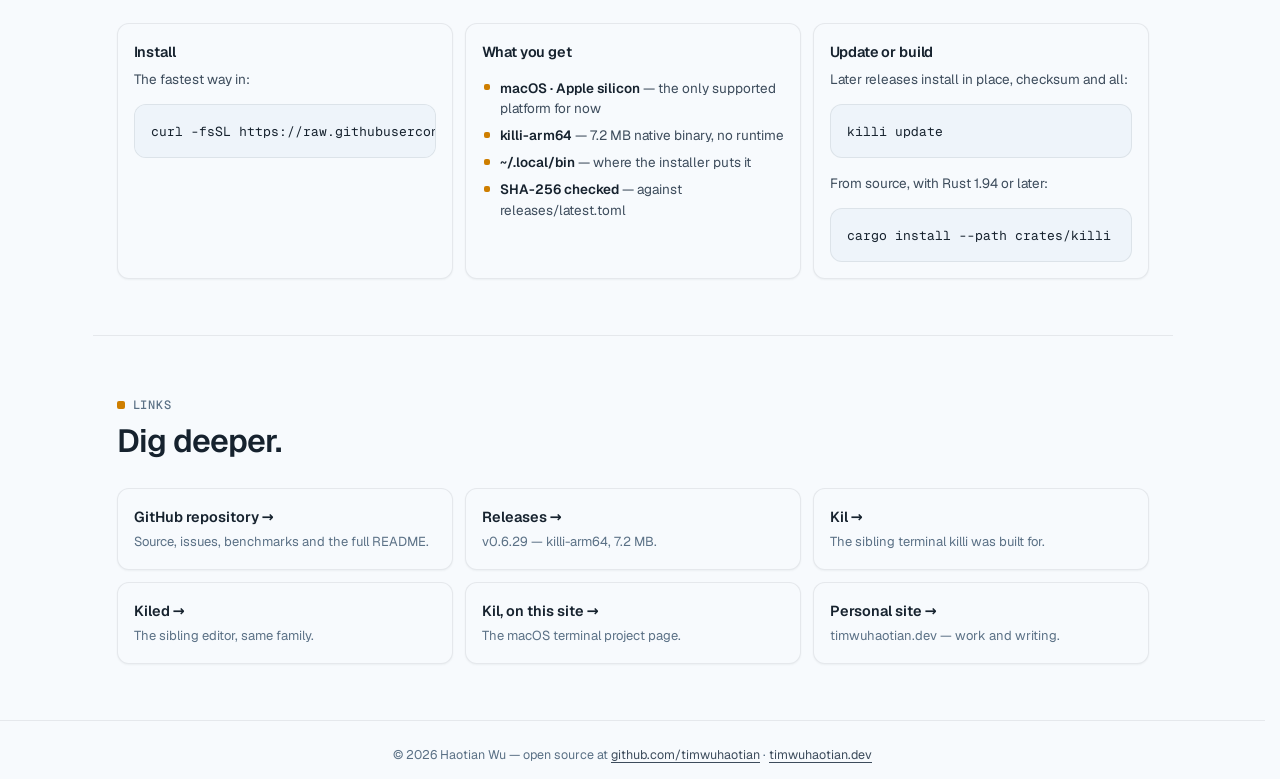
<file: killi/index.html>
<!DOCTYPE html>
<html lang="en">
<head>
    <meta charset="UTF-8">
    <meta name="viewport" content="width=device-width, initial-scale=1.0">
    <meta name="description" content="killi — a fast, tiny open-source AI coding agent for your terminal, written in Rust. One 7 MB binary, ~18 MB RAM, 70–90% prompt-cache hits. Works with any OpenAI-, Anthropic- or Responses-compatible LLM; MCP, subagents, plan mode, skills, hooks, AGENTS.md.">
    <title>killi — a 7 MB AI coding agent for your terminal, in Rust</title>
    <link rel="canonical" href="https://timwuhaotian.github.io/killi/">

    <meta property="og:title" content="killi — a 7 MB AI coding agent for your terminal, in Rust">
    <meta property="og:description" content="A fast, tiny AI coding agent for the terminal, written in Rust. One 7 MB native binary, ~18 MB RAM, 70–90% prompt-cache hits, and any OpenAI-, Anthropic- or Responses-compatible LLM.">
    <meta property="og:type" content="website">
    <meta property="og:url" content="https://timwuhaotian.github.io/killi/">
    <meta property="og:site_name" content="timwuhaotian open source">

    <meta name="twitter:card" content="summary_large_image">
    <meta name="twitter:title" content="killi — a 7 MB AI coding agent for your terminal, in Rust">
    <meta name="twitter:description" content="A fast, tiny AI coding agent for the terminal, written in Rust. One 7 MB native binary, ~18 MB RAM, 70–90% prompt-cache hits.">

    <link rel="icon" type="image/svg+xml" href="/favicon.svg">
    <script src="/theme.js"></script>
    <link rel="stylesheet" href="/assets/style.css">
    <style>:root { --accent: var(--amber-700); }</style>
</head>
<body>

    <nav>
        <a href="/" class="nav-logo">HT<span>.</span>WU</a>
        <div class="nav-links">
            <a href="/#projects">Projects</a>
            <a href="https://github.com/timwuhaotian" target="_blank" rel="noopener">GitHub</a>
            <a href="https://timwuhaotian.dev" target="_blank" rel="noopener">timwuhaotian.dev</a>
        </div>
        <button class="theme-toggle" id="themeToggle" aria-label="Toggle theme"></button>
        <button class="nav-hamburger" id="hamburger" aria-label="Toggle menu" aria-expanded="false">&#9776;</button>
    </nav>

    <div class="mobile-menu" id="mobileMenu" role="navigation" aria-label="Mobile navigation">
        <a href="/#projects">Projects</a>
        <a href="https://github.com/timwuhaotian" target="_blank" rel="noopener">GitHub</a>
        <a href="https://timwuhaotian.dev" target="_blank" rel="noopener">timwuhaotian.dev</a>
    </div>

    <main>
        <section class="hero" id="hero">
            <div class="hero-visual">
                <div class="hero-graphic">
                    <svg viewBox="0 0 400 400" fill="none" xmlns="http://www.w3.org/2000/svg" aria-hidden="true">
                        <rect class="hg-frame" x="30" y="46" width="340" height="308" rx="16"/>
                        <path class="hg-bar" d="M30 62a16 16 0 0 1 16-16h308a16 16 0 0 1 16 16v24H30z"/>
                        <line class="hg-rule" x1="30" y1="86" x2="370" y2="86"/>
                        <circle class="hg-dot" cx="52" cy="66" r="4"/>
                        <circle class="hg-dot" cx="66" cy="66" r="4"/>
                        <circle class="hg-dot" cx="80" cy="66" r="4"/>

                        <rect class="hg-invert" x="46" y="104" width="308" height="220" rx="10"/>
                        <text class="hg-mono hg-invert-ink" x="66" y="140" style="font-size:20px">&gt;_</text>
                        <rect class="hg-muted" x="66" y="164" width="200" height="6" rx="3"/>
                        <rect class="hg-muted" x="66" y="182" width="160" height="6" rx="3"/>
                        <rect class="hg-muted" x="66" y="200" width="220" height="6" rx="3"/>
                        <rect class="hg-amber" x="66" y="218" width="120" height="6" rx="3"/>
                        <rect class="hg-blue" x="66" y="272" width="64" height="18" rx="9"/>
                        <text class="hg-mono hg-invert-ink" x="98" y="285" text-anchor="middle" style="font-size:11px">83%</text>
                        <circle class="hg-muted" cx="150" cy="281" r="3"/>
                        <circle class="hg-muted" cx="162" cy="281" r="3"/>
                    </svg>
                </div>
            </div>
            <div class="hero-content">
                <a class="back-link" href="/#projects">&larr; All projects</a>
                <div class="hero-eyebrow">AI coding agent · Terminal CLI</div>
                <h1>killi</h1>
                <div class="hero-title">A tiny AI coding agent that fits in your terminal.</div>
                <p class="hero-tagline">killi is a fast, tiny AI coding agent for your terminal, written in Rust: one small native binary, no runtime. Like Claude Code, Codex CLI, opencode or Kimi Code it reads your code, runs commands and edits files &mdash; but it works with any OpenAI-compatible, Anthropic-compatible or OpenAI Responses LLM. It is built around one idea: send the model as little as possible, the same way every time, so the provider's prompt cache keeps hitting. <strong>(Status: early. Apple silicon Macs only.)</strong></p>
                <div class="hero-badges">
                    <span class="chip"><span class="dot"></span>★ 46 stars</span>
                    <span class="chip">MIT</span>
                    <span class="chip">macOS · Apple silicon</span>
                    <span class="chip">Rust</span>
                </div>
                <div class="hero-ctas">
                    <a href="https://github.com/timwuhaotian/killi/releases/download/v0.6.29/killi-arm64" target="_blank" rel="noopener" class="btn btn-primary">Download 0.6.29 &rarr;</a>
                    <a href="https://github.com/timwuhaotian/killi" target="_blank" rel="noopener" class="btn btn-secondary">GitHub repository &rarr;</a>
                </div>
            </div>
        </section>

        <hr class="section-divider" aria-hidden="true">

        <section class="section" id="highlights">
            <div class="section-header reveal">
                <div class="section-label">Highlights</div>
                <h2>Seven megabytes, and it still does the job.</h2>
                <p>One native Rust binary with no runtime to install, a system prompt and tool list that never move so the prompt cache keeps hitting, and the agent features you actually use: MCP, subagents, swarms, plan mode, skills, hooks and <code>AGENTS.md</code>.</p>
            </div>
            <div class="feature-grid">
                <div class="feature-card reveal reveal-delay-1">
                    <h3>Small and quick</h3>
                    <p>One 7 MB binary with no runtime to install. It starts in under 10 ms and uses about 18 MB of memory running a prompt &mdash; where Kimi Code uses 408 MB, Claude Code 318 MB and opencode 2 332 MB.</p>
                </div>
                <div class="feature-card reveal reveal-delay-2">
                    <h3>Few tokens</h3>
                    <p>The system prompt and every tool together come to about 2,600 tokens, plus your <code>AGENTS.md</code> files and about 4 tokens per installed skill. In the capability tests killi passed every task Kimi Code passed, on the same model, with 5.6&times; fewer input tokens.</p>
                </div>
                <div class="feature-card reveal reveal-delay-3">
                    <h3>Cache-friendly by design</h3>
                    <p>The system prompt and the tool list are fixed for the whole session, and history is only appended to, never rewritten. Plan mode, subagents and resumed sessions reuse the same cached prefix; 70&ndash;90% of input tokens come from the cache.</p>
                </div>
                <div class="feature-card reveal reveal-delay-1">
                    <h3>Stays out of the way</h3>
                    <p>The conversation prints into your terminal's own scrollback; only a small area at the bottom redraws. Type <code>/</code> for a menu of commands and skills that narrows as you type, type while the agent works and your message reaches it at its next step. Esc interrupts &mdash; and nothing it started keeps running.</p>
                </div>
                <div class="feature-card reveal reveal-delay-2">
                    <h3>Plan mode, subagents, swarms</h3>
                    <p>Shift+Tab blocks edits and runs only read-only commands until you approve the plan. Subagents run in parallel on the same cached prompt; swarms run one subagent per item of a template, up to 128, shown as one live panel. Background tasks keep servers and slow builds running.</p>
                </div>
                <div class="feature-card reveal reveal-delay-3">
                    <h3>Any compatible LLM</h3>
                    <p>OpenAI-compatible, Anthropic-compatible or OpenAI Responses, plus MCP servers, skills, Claude Code-style hooks and <code>AGENTS.md</code>. <code>killi login</code> signs in with ChatGPT, OpenCode Go, Muse Code or Command Code. It is the sibling of the Kil terminal and the Kiled editor.</p>
                </div>
            </div>
        </section>

        <hr class="section-divider" aria-hidden="true">

        <section class="section" id="get-it">
            <div class="section-header reveal">
                <div class="section-label">Get it</div>
                <h2>One command, ~7 MB.</h2>
                <p>The installer checks the binary's SHA-256 against <code>releases/latest.toml</code> and drops <code>killi</code> into <code>~/.local/bin</code>. Apple silicon Macs only.</p>
            </div>
            <div class="feature-grid">
                <div class="feature-card reveal reveal-delay-1">
                    <h3>Install</h3>
                    <p>The fastest way in:</p>
                    <div class="code-block" style="margin-top:0.9rem;margin-bottom:0"><code>curl -fsSL https://raw.githubusercontent.com/timwuhaotian/killi/main/install.sh | sh</code></div>
                </div>
                <div class="feature-card reveal reveal-delay-2">
                    <h3>What you get</h3>
                    <ul class="fact-list" style="margin-top:0.9rem">
                        <li><strong>macOS · Apple silicon</strong> — the only supported platform for now</li>
                        <li><strong>killi-arm64</strong> — 7.2 MB native binary, no runtime</li>
                        <li><strong>~/.local/bin</strong> — where the installer puts it</li>
                        <li><strong>SHA-256 checked</strong> — against releases/latest.toml</li>
                    </ul>
                </div>
                <div class="feature-card reveal reveal-delay-3">
                    <h3>Update or build</h3>
                    <p>Later releases install in place, checksum and all:</p>
                    <div class="code-block" style="margin-top:0.9rem;margin-bottom:0"><code>killi update</code></div>
                    <p style="margin-top:0.9rem">From source, with Rust 1.94 or later:</p>
                    <div class="code-block" style="margin-top:0.9rem;margin-bottom:0"><code>cargo install --path crates/killi</code></div>
                </div>
            </div>
        </section>

        <hr class="section-divider" aria-hidden="true">

        <section class="section" id="links">
            <div class="section-header reveal">
                <div class="section-label">Links</div>
                <h2>Dig deeper.</h2>
            </div>
            <div class="link-cards reveal">
                <a class="link-card" href="https://github.com/timwuhaotian/killi" target="_blank" rel="noopener">
                    <strong>GitHub repository &rarr;</strong>
                    <span>Source, issues, benchmarks and the full README.</span>
                </a>
                <a class="link-card" href="https://github.com/timwuhaotian/killi/releases" target="_blank" rel="noopener">
                    <strong>Releases &rarr;</strong>
                    <span>v0.6.29 — killi-arm64, 7.2 MB.</span>
                </a>
                <a class="link-card" href="https://github.com/timwuhaotian/kil" target="_blank" rel="noopener">
                    <strong>Kil &rarr;</strong>
                    <span>The sibling terminal killi was built for.</span>
                </a>
                <a class="link-card" href="https://github.com/timwuhaotian/kiled" target="_blank" rel="noopener">
                    <strong>Kiled &rarr;</strong>
                    <span>The sibling editor, same family.</span>
                </a>
                <a class="link-card" href="/kil/" >
                    <strong>Kil, on this site &rarr;</strong>
                    <span>The macOS terminal project page.</span>
                </a>
                <a class="link-card" href="https://timwuhaotian.dev" target="_blank" rel="noopener">
                    <strong>Personal site &rarr;</strong>
                    <span>timwuhaotian.dev — work and writing.</span>
                </a>
            </div>
        </section>
    </main>

    <footer>
        &copy; 2026 Haotian Wu &mdash; open source at <a href="https://github.com/timwuhaotian" target="_blank" rel="noopener">github.com/timwuhaotian</a> &middot; <a href="https://timwuhaotian.dev" target="_blank" rel="noopener">timwuhaotian.dev</a>
    </footer>

    <script src="/assets/app.js"></script>
</body>
</html>
</file>
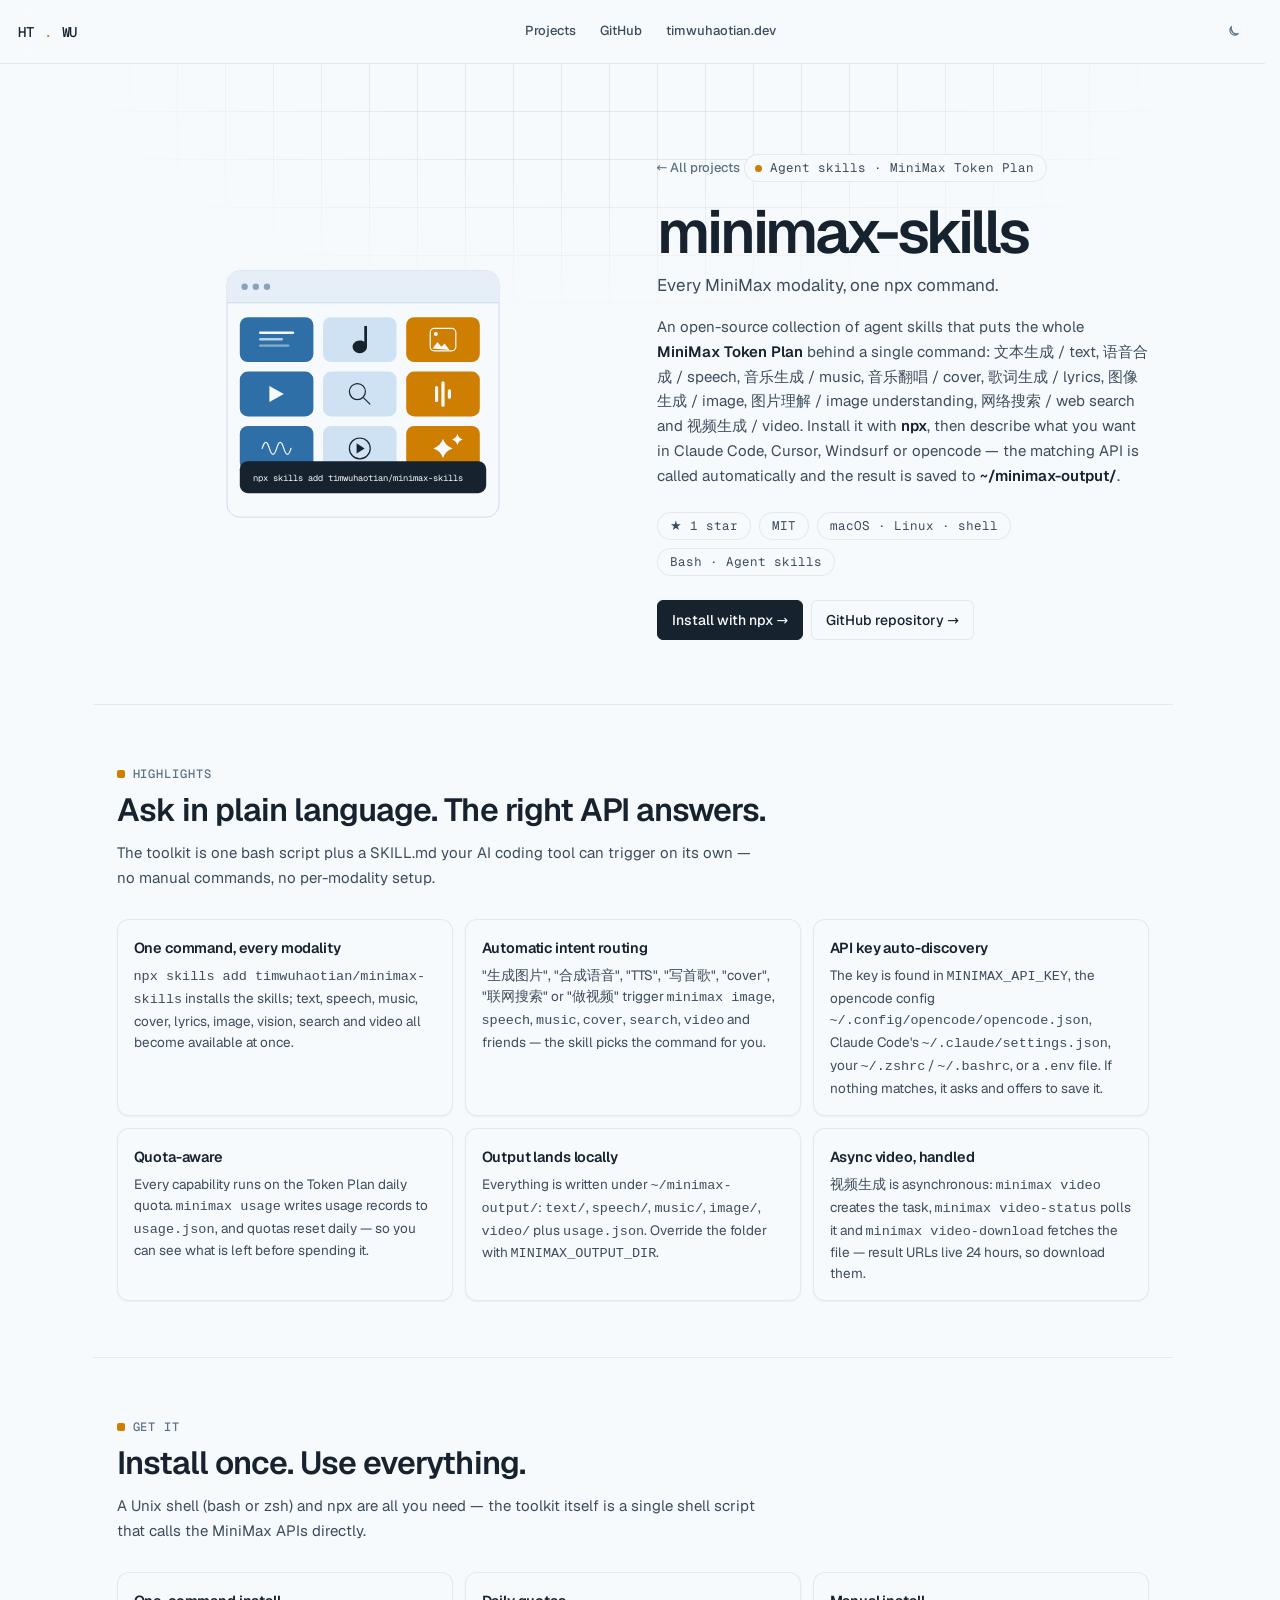
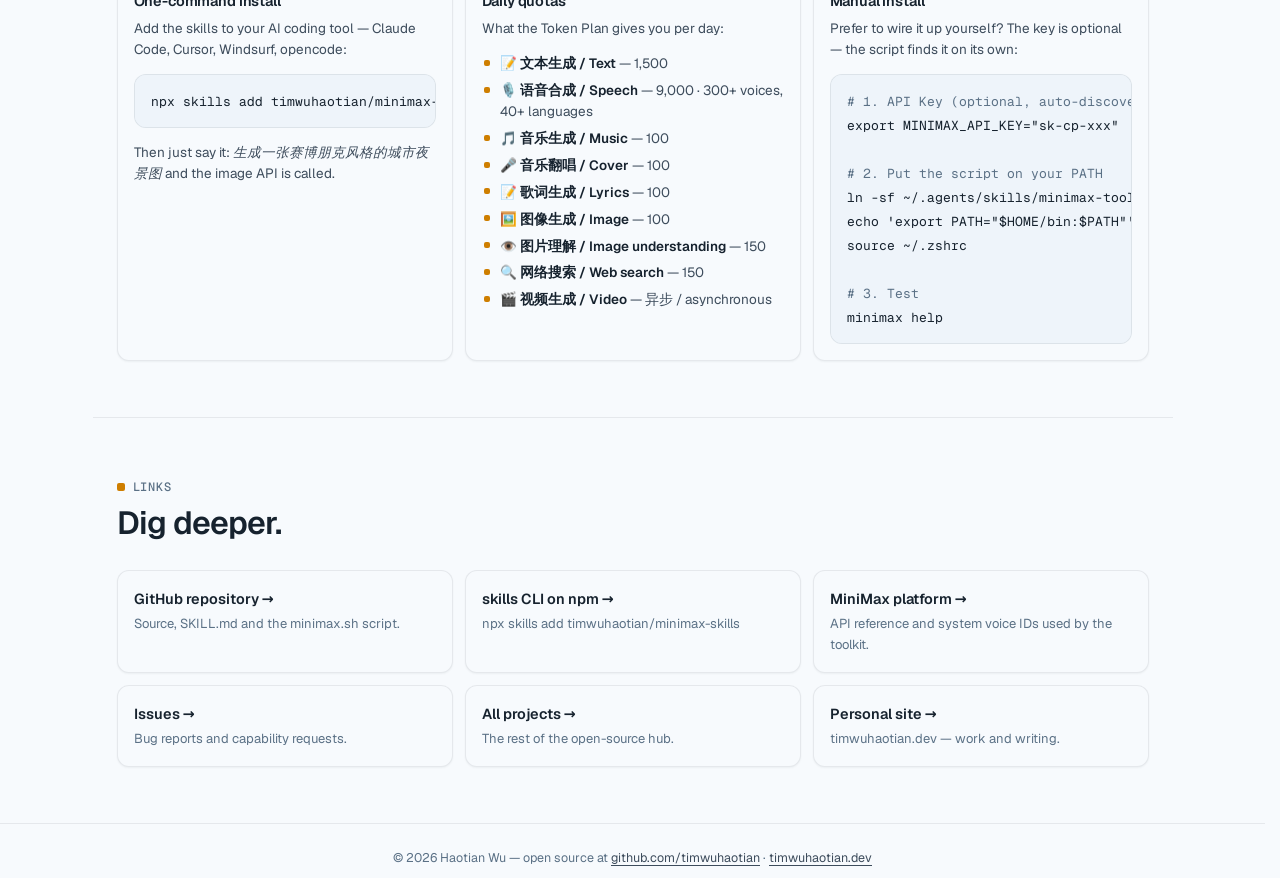
<file: minimax-skills/index.html>
<!DOCTYPE html>
<html lang="en">
<head>
    <meta charset="UTF-8">
    <meta name="viewport" content="width=device-width, initial-scale=1.0">
    <meta name="description" content="minimax-skills — open-source agent skills for the MiniMax Token Plan: text, speech, music, cover, lyrics, image, image understanding, web search and video generation, installed with one npx command. MIT licensed.">
    <title>minimax-skills — every MiniMax modality, one npx command</title>
    <link rel="canonical" href="https://timwuhaotian.github.io/minimax-skills/">

    <meta property="og:title" content="minimax-skills — every MiniMax modality, one npx command">
    <meta property="og:description" content="Agent skills for the MiniMax Token Plan: 文本生成 / text, 语音合成 / speech, 音乐生成 / music, 图像生成 / image, 图片理解 / vision, 网络搜索 / search and 视频生成 / video. One npx install, automatic API calls.">
    <meta property="og:type" content="website">
    <meta property="og:url" content="https://timwuhaotian.github.io/minimax-skills/">
    <meta property="og:site_name" content="timwuhaotian open source">

    <meta name="twitter:card" content="summary_large_image">
    <meta name="twitter:title" content="minimax-skills — every MiniMax modality, one npx command">
    <meta name="twitter:description" content="Agent skills for the MiniMax Token Plan: text, speech, music, cover, lyrics, image, image understanding, web search and video — installed with npx, MIT licensed.">

    <link rel="icon" type="image/svg+xml" href="/favicon.svg">
    <script src="/theme.js"></script>
    <link rel="stylesheet" href="/assets/style.css">
    <style>:root { --accent: var(--amber-700); }</style>
</head>
<body>

    <nav>
        <a href="/" class="nav-logo">HT<span>.</span>WU</a>
        <div class="nav-links">
            <a href="/#projects">Projects</a>
            <a href="https://github.com/timwuhaotian" target="_blank" rel="noopener">GitHub</a>
            <a href="https://timwuhaotian.dev" target="_blank" rel="noopener">timwuhaotian.dev</a>
        </div>
        <button class="theme-toggle" id="themeToggle" aria-label="Toggle theme"></button>
        <button class="nav-hamburger" id="hamburger" aria-label="Toggle menu" aria-expanded="false">&#9776;</button>
    </nav>

    <div class="mobile-menu" id="mobileMenu" role="navigation" aria-label="Mobile navigation">
        <a href="/#projects">Projects</a>
        <a href="https://github.com/timwuhaotian" target="_blank" rel="noopener">GitHub</a>
        <a href="https://timwuhaotian.dev" target="_blank" rel="noopener">timwuhaotian.dev</a>
    </div>

    <main>
        <section class="hero" id="hero">
            <div class="hero-visual">
                <div class="hero-graphic">
                    <svg viewBox="0 0 400 400" fill="none" xmlns="http://www.w3.org/2000/svg" aria-hidden="true">
                        <rect class="hg-frame" x="30" y="46" width="340" height="308" rx="16"/>
                        <path class="hg-bar" d="M30 62a16 16 0 0 1 16-16h308a16 16 0 0 1 16 16v24H30z"/>
                        <line class="hg-rule" x1="30" y1="86" x2="370" y2="86"/>
                        <circle class="hg-dot" cx="52" cy="66" r="4"/>
                        <circle class="hg-dot" cx="66" cy="66" r="4"/>
                        <circle class="hg-dot" cx="80" cy="66" r="4"/>

                        <rect class="hg-blue" x="46" y="104" width="92" height="56" rx="10"/>
                        <rect class="hg-ink" x="70" y="122" width="44" height="3" rx="1.5"/>
                        <rect class="hg-ink" x="70" y="130" width="30" height="3" rx="1.5" opacity="0.7"/>
                        <rect class="hg-ink" x="70" y="138" width="38" height="3" rx="1.5" opacity="0.45"/>

                        <rect class="hg-slate" x="150" y="104" width="92" height="56" rx="10"/>
                        <path class="hg-dark" d="M205 115V141c0 4.4-4 8-9 8s-9-3.6-9-8 4-8 9-8c2.1 0 4.1.6 5.6 1.7V115z"/>

                        <rect class="hg-amber" x="254" y="104" width="92" height="56" rx="10"/>
                        <rect class="hg-stroke-ink" x="284" y="118" width="32" height="28" rx="5"/>
                        <circle class="hg-ink" cx="291" cy="125" r="2.5"/>
                        <path class="hg-ink" d="M287 143l6-8 5 6 4-4 6 8z"/>

                        <rect class="hg-blue" x="46" y="172" width="92" height="56" rx="10"/>
                        <path class="hg-ink" d="M83 190l18 10-18 10z"/>

                        <rect class="hg-slate" x="150" y="172" width="92" height="56" rx="10"/>
                        <circle class="hg-stroke-dark" cx="193" cy="197" r="10"/>
                        <line class="hg-stroke-dark" x1="200.5" y1="204.5" x2="209" y2="213"/>

                        <rect class="hg-amber" x="254" y="172" width="92" height="56" rx="10"/>
                        <rect class="hg-ink" x="290" y="190" width="4" height="20" rx="2"/>
                        <rect class="hg-ink" x="298" y="184" width="4" height="32" rx="2"/>
                        <rect class="hg-ink" x="306" y="194" width="4" height="12" rx="2"/>

                        <rect class="hg-blue" x="46" y="240" width="92" height="56" rx="10"/>
                        <path class="hg-stroke-ink" d="M74 268c3-10 6-10 9 0s6 10 9 0 6-10 9 0 6 10 9 0"/>

                        <rect class="hg-slate" x="150" y="240" width="92" height="56" rx="10"/>
                        <circle class="hg-stroke-dark" cx="196" cy="268" r="13"/>
                        <path class="hg-dark" d="M192 261.5l10 6.5-10 6.5z"/>

                        <rect class="hg-amber" x="254" y="240" width="92" height="56" rx="10"/>
                        <path class="hg-ink" d="M300 256c2 6 6 10 12 12-6 2-10 6-12 12-2-6-6-10-12-12 6-2 10-6 12-12z"/>
                        <path class="hg-ink" d="M318 250c1.2 3.8 3.2 5.8 7 7-3.8 1.2-5.8 3.2-7 7-1.2-3.8-3.2-5.8-7-7 3.8-1.2 5.8-3.2 7-7z"/>

                        <rect class="hg-invert" x="46" y="284" width="308" height="40" rx="10"/>
                        <text class="hg-mono hg-invert-ink" x="62" y="309" style="font-size:11px;font-weight:400">npx skills add timwuhaotian/minimax-skills</text>
                    </svg>
                </div>
            </div>
            <div class="hero-content">
                <a class="back-link" href="/#projects">&larr; All projects</a>
                <div class="hero-eyebrow">Agent skills · MiniMax Token Plan</div>
                <h1>minimax-skills</h1>
                <div class="hero-title">Every MiniMax modality, one npx command.</div>
                <p class="hero-tagline">An open-source collection of agent skills that puts the whole <strong>MiniMax Token Plan</strong> behind a single command: 文本生成 / text, 语音合成 / speech, 音乐生成 / music, 音乐翻唱 / cover, 歌词生成 / lyrics, 图像生成 / image, 图片理解 / image understanding, 网络搜索 / web search and 视频生成 / video. Install it with <strong>npx</strong>, then describe what you want in Claude Code, Cursor, Windsurf or opencode — the matching API is called automatically and the result is saved to <strong>~/minimax-output/</strong>.</p>
                <div class="hero-badges">
                    <span class="chip">★ 1 star</span>
                    <span class="chip">MIT</span>
                    <span class="chip">macOS · Linux · shell</span>
                    <span class="chip">Bash · Agent skills</span>
                </div>
                <div class="hero-ctas">
                    <a href="https://www.npmjs.com/package/skills" target="_blank" rel="noopener" class="btn btn-primary">Install with npx &rarr;</a>
                    <a href="https://github.com/timwuhaotian/minimax-skills" target="_blank" rel="noopener" class="btn btn-secondary">GitHub repository &rarr;</a>
                </div>
            </div>
        </section>

        <hr class="section-divider" aria-hidden="true">

        <section class="section" id="highlights">
            <div class="section-header reveal">
                <div class="section-label">Highlights</div>
                <h2>Ask in plain language. The right API answers.</h2>
                <p>The toolkit is one bash script plus a SKILL.md your AI coding tool can trigger on its own — no manual commands, no per-modality setup.</p>
            </div>
            <div class="feature-grid">
                <div class="feature-card reveal reveal-delay-1">
                    <h3>One command, every modality</h3>
                    <p><code>npx skills add timwuhaotian/minimax-skills</code> installs the skills; text, speech, music, cover, lyrics, image, vision, search and video all become available at once.</p>
                </div>
                <div class="feature-card reveal reveal-delay-2">
                    <h3>Automatic intent routing</h3>
                    <p>"生成图片", "合成语音", "TTS", "写首歌", "cover", "联网搜索" or "做视频" trigger <code>minimax image</code>, <code>speech</code>, <code>music</code>, <code>cover</code>, <code>search</code>, <code>video</code> and friends — the skill picks the command for you.</p>
                </div>
                <div class="feature-card reveal reveal-delay-3">
                    <h3>API key auto-discovery</h3>
                    <p>The key is found in <code>MINIMAX_API_KEY</code>, the opencode config <code>~/.config/opencode/opencode.json</code>, Claude Code's <code>~/.claude/settings.json</code>, your <code>~/.zshrc</code> / <code>~/.bashrc</code>, or a <code>.env</code> file. If nothing matches, it asks and offers to save it.</p>
                </div>
                <div class="feature-card reveal reveal-delay-1">
                    <h3>Quota-aware</h3>
                    <p>Every capability runs on the Token Plan daily quota. <code>minimax usage</code> writes usage records to <code>usage.json</code>, and quotas reset daily — so you can see what is left before spending it.</p>
                </div>
                <div class="feature-card reveal reveal-delay-2">
                    <h3>Output lands locally</h3>
                    <p>Everything is written under <code>~/minimax-output/</code>: <code>text/</code>, <code>speech/</code>, <code>music/</code>, <code>image/</code>, <code>video/</code> plus <code>usage.json</code>. Override the folder with <code>MINIMAX_OUTPUT_DIR</code>.</p>
                </div>
                <div class="feature-card reveal reveal-delay-3">
                    <h3>Async video, handled</h3>
                    <p>视频生成 is asynchronous: <code>minimax video</code> creates the task, <code>minimax video-status</code> polls it and <code>minimax video-download</code> fetches the file — result URLs live 24 hours, so download them.</p>
                </div>
            </div>
        </section>

        <hr class="section-divider" aria-hidden="true">

        <section class="section" id="get-it">
            <div class="section-header reveal">
                <div class="section-label">Get it</div>
                <h2>Install once. Use everything.</h2>
                <p>A Unix shell (bash or zsh) and npx are all you need — the toolkit itself is a single shell script that calls the MiniMax APIs directly.</p>
            </div>
            <div class="feature-grid">
                <div class="feature-card reveal reveal-delay-1">
                    <h3>One-command install</h3>
                    <p>Add the skills to your AI coding tool — Claude Code, Cursor, Windsurf, opencode:</p>
                    <div class="code-block" style="margin-top:0.9rem;margin-bottom:0"><code>npx skills add timwuhaotian/minimax-skills</code></div>
                    <p style="margin-top:0.9rem">Then just say it: <em>生成一张赛博朋克风格的城市夜景图</em> and the image API is called.</p>
                </div>
                <div class="feature-card reveal reveal-delay-2">
                    <h3>Daily quotas</h3>
                    <p>What the Token Plan gives you per day:</p>
                    <ul class="fact-list" style="margin-top:0.9rem">
                        <li><strong>📝 文本生成 / Text</strong> — 1,500</li>
                        <li><strong>🎙️ 语音合成 / Speech</strong> — 9,000 · 300+ voices, 40+ languages</li>
                        <li><strong>🎵 音乐生成 / Music</strong> — 100</li>
                        <li><strong>🎤 音乐翻唱 / Cover</strong> — 100</li>
                        <li><strong>📝 歌词生成 / Lyrics</strong> — 100</li>
                        <li><strong>🖼️ 图像生成 / Image</strong> — 100</li>
                        <li><strong>👁️ 图片理解 / Image understanding</strong> — 150</li>
                        <li><strong>🔍 网络搜索 / Web search</strong> — 150</li>
                        <li><strong>🎬 视频生成 / Video</strong> — 异步 / asynchronous</li>
                    </ul>
                </div>
                <div class="feature-card reveal reveal-delay-3">
                    <h3>Manual install</h3>
                    <p>Prefer to wire it up yourself? The key is optional — the script finds it on its own:</p>
                    <div class="code-block" style="margin-top:0.9rem;margin-bottom:0"><code><span class="comment"># 1. API Key (optional, auto-discovered)</span>
export MINIMAX_API_KEY="sk-cp-xxx"

<span class="comment"># 2. Put the script on your PATH</span>
ln -sf ~/.agents/skills/minimax-toolkit/scripts/minimax.sh ~/bin/minimax
echo 'export PATH="$HOME/bin:$PATH"' &gt;&gt; ~/.zshrc
source ~/.zshrc

<span class="comment"># 3. Test</span>
minimax help</code></div>
                </div>
            </div>
        </section>

        <hr class="section-divider" aria-hidden="true">

        <section class="section" id="links">
            <div class="section-header reveal">
                <div class="section-label">Links</div>
                <h2>Dig deeper.</h2>
            </div>
            <div class="link-cards reveal">
                <a class="link-card" href="https://github.com/timwuhaotian/minimax-skills" target="_blank" rel="noopener">
                    <strong>GitHub repository &rarr;</strong>
                    <span>Source, SKILL.md and the minimax.sh script.</span>
                </a>
                <a class="link-card" href="https://www.npmjs.com/package/skills" target="_blank" rel="noopener">
                    <strong>skills CLI on npm &rarr;</strong>
                    <span>npx skills add timwuhaotian/minimax-skills</span>
                </a>
                <a class="link-card" href="https://platform.minimaxi.com/" target="_blank" rel="noopener">
                    <strong>MiniMax platform &rarr;</strong>
                    <span>API reference and system voice IDs used by the toolkit.</span>
                </a>
                <a class="link-card" href="https://github.com/timwuhaotian/minimax-skills/issues" target="_blank" rel="noopener">
                    <strong>Issues &rarr;</strong>
                    <span>Bug reports and capability requests.</span>
                </a>
                <a class="link-card" href="/#projects">
                    <strong>All projects &rarr;</strong>
                    <span>The rest of the open-source hub.</span>
                </a>
                <a class="link-card" href="https://timwuhaotian.dev" target="_blank" rel="noopener">
                    <strong>Personal site &rarr;</strong>
                    <span>timwuhaotian.dev — work and writing.</span>
                </a>
            </div>
        </section>
    </main>

    <footer>
        &copy; 2026 Haotian Wu &mdash; open source at <a href="https://github.com/timwuhaotian" target="_blank" rel="noopener">github.com/timwuhaotian</a> &middot; <a href="https://timwuhaotian.dev" target="_blank" rel="noopener">timwuhaotian.dev</a>
    </footer>

    <script src="/assets/app.js"></script>
</body>
</html>
</file>
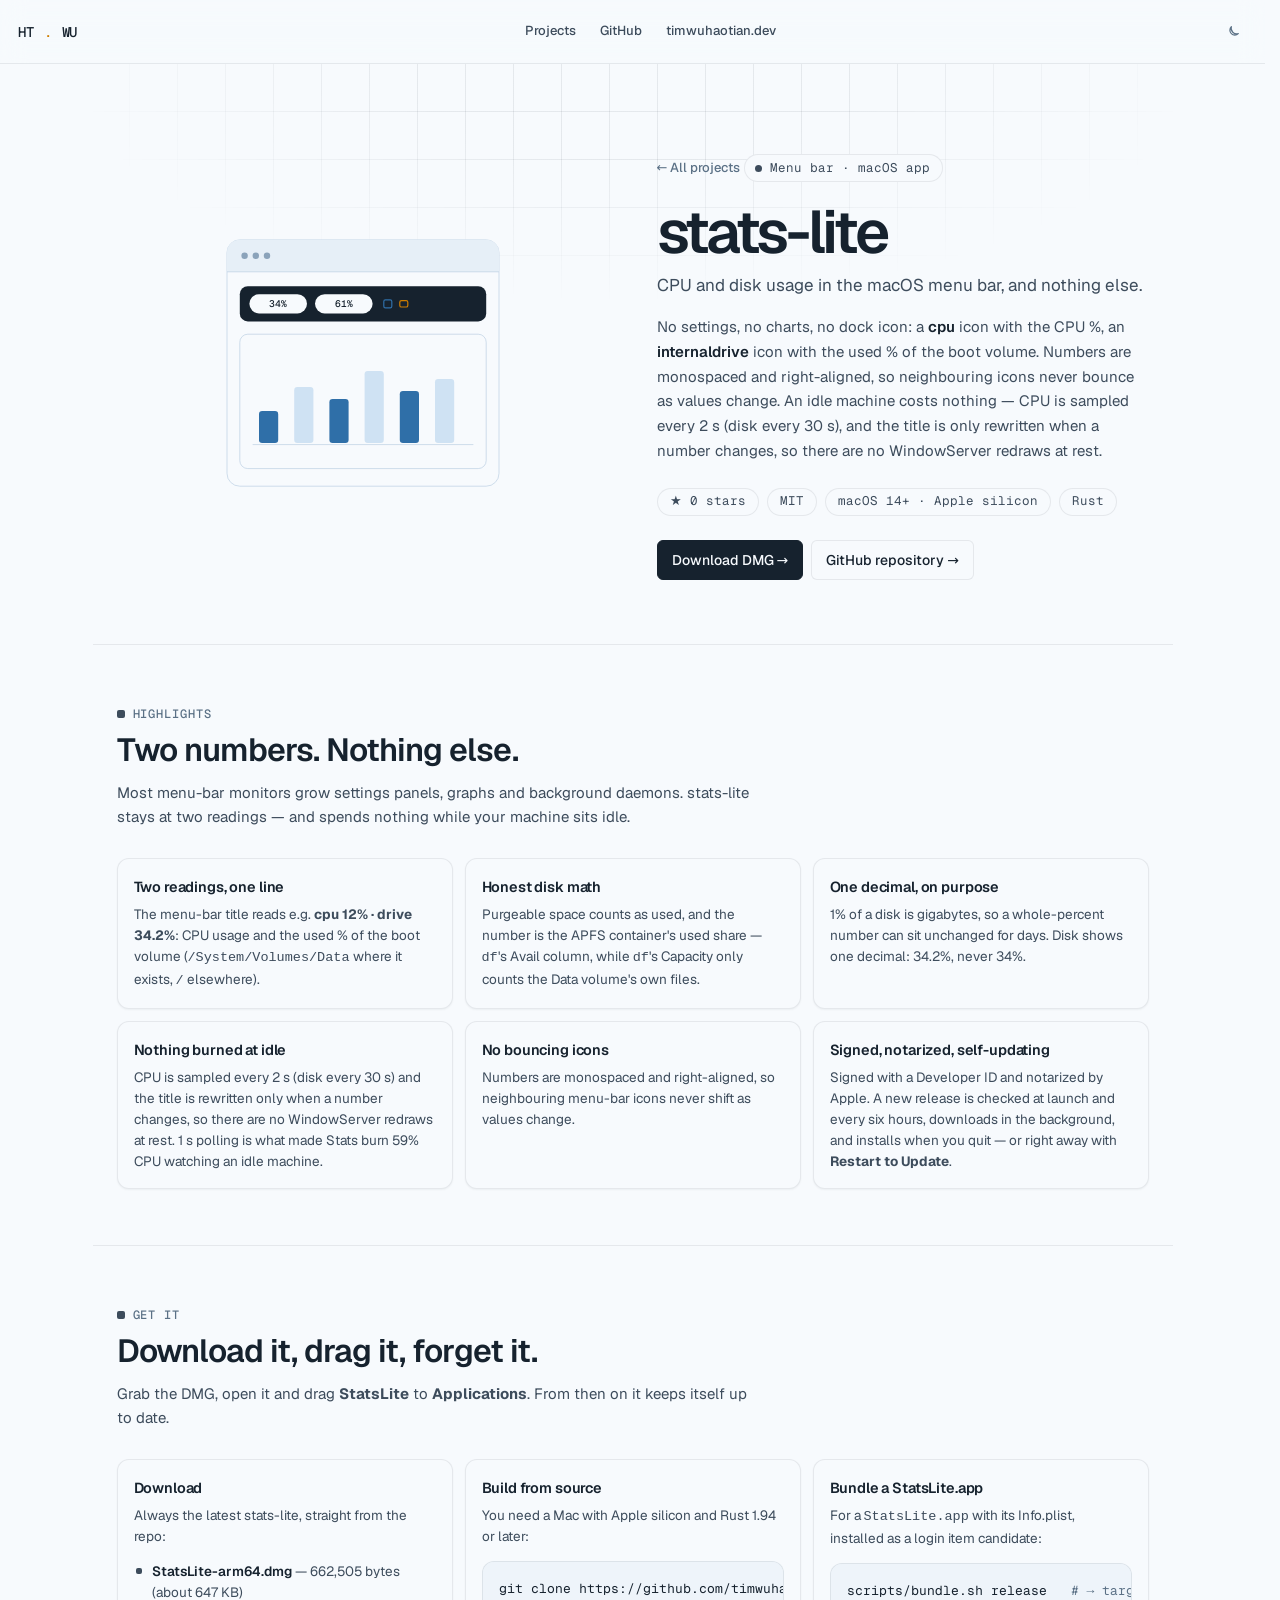
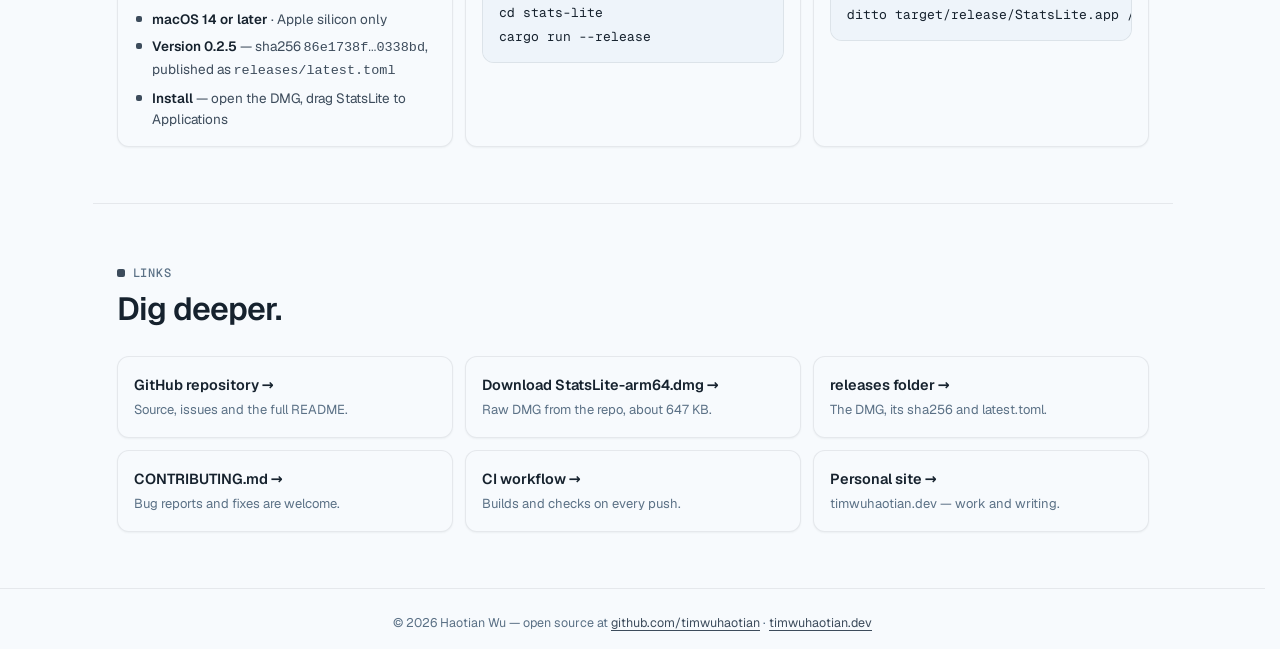
<file: stats-lite/index.html>
<!DOCTYPE html>
<html lang="en">
<head>
    <meta charset="UTF-8">
    <meta name="viewport" content="width=device-width, initial-scale=1.0">
    <meta name="description" content="stats-lite — CPU and disk usage in the macOS menu bar, and nothing else. No settings, no charts, no dock icon, and no CPU burned while the machine idles. macOS 14+, Apple silicon, Rust, MIT.">
    <title>stats-lite — CPU and disk usage in the macOS menu bar, nothing else</title>
    <link rel="canonical" href="https://timwuhaotian.github.io/stats-lite/">

    <meta property="og:title" content="stats-lite — CPU and disk usage in the macOS menu bar, nothing else">
    <meta property="og:description" content="A tiny Rust menu-bar app: CPU % and used % of the boot volume, monospaced and right-aligned, with nothing burned at idle. macOS 14+, Apple silicon, MIT.">
    <meta property="og:type" content="website">
    <meta property="og:url" content="https://timwuhaotian.github.io/stats-lite/">
    <meta property="og:site_name" content="timwuhaotian open source">

    <meta name="twitter:card" content="summary_large_image">
    <meta name="twitter:title" content="stats-lite — CPU and disk usage in the macOS menu bar, nothing else">
    <meta name="twitter:description" content="A tiny Rust menu-bar app: CPU % and used % of the boot volume, monospaced and right-aligned, with nothing burned at idle. macOS 14+, Apple silicon, MIT.">

    <link rel="icon" type="image/svg+xml" href="/favicon.svg">
    <script src="/theme.js"></script>
    <link rel="stylesheet" href="/assets/style.css">
    <style>:root { --accent: var(--gray-900); }</style>
</head>
<body>

    <nav>
        <a href="/" class="nav-logo">HT<span>.</span>WU</a>
        <div class="nav-links">
            <a href="/#projects">Projects</a>
            <a href="https://github.com/timwuhaotian" target="_blank" rel="noopener">GitHub</a>
            <a href="https://timwuhaotian.dev" target="_blank" rel="noopener">timwuhaotian.dev</a>
        </div>
        <button class="theme-toggle" id="themeToggle" aria-label="Toggle theme"></button>
        <button class="nav-hamburger" id="hamburger" aria-label="Toggle menu" aria-expanded="false">&#9776;</button>
    </nav>

    <div class="mobile-menu" id="mobileMenu" role="navigation" aria-label="Mobile navigation">
        <a href="/#projects">Projects</a>
        <a href="https://github.com/timwuhaotian" target="_blank" rel="noopener">GitHub</a>
        <a href="https://timwuhaotian.dev" target="_blank" rel="noopener">timwuhaotian.dev</a>
    </div>

    <main>
        <section class="hero" id="hero">
            <div class="hero-visual">
                <div class="hero-graphic">
                    <svg viewBox="0 0 400 400" fill="none" xmlns="http://www.w3.org/2000/svg" aria-hidden="true">
                        <rect class="hg-frame" x="30" y="46" width="340" height="308" rx="16"/>
                        <path class="hg-bar" d="M30 62a16 16 0 0 1 16-16h308a16 16 0 0 1 16 16v24H30z"/>
                        <line class="hg-rule" x1="30" y1="86" x2="370" y2="86"/>
                        <circle class="hg-dot" cx="52" cy="66" r="4"/>
                        <circle class="hg-dot" cx="66" cy="66" r="4"/>
                        <circle class="hg-dot" cx="80" cy="66" r="4"/>

                        <rect class="hg-invert" x="46" y="104" width="308" height="44" rx="10"/>
                        <rect class="hg-ink" x="58" y="114" width="72" height="24" rx="12"/>
                        <rect class="hg-ink" x="140" y="114" width="72" height="24" rx="12"/>
                        <text class="hg-mono hg-dark" x="94" y="130" text-anchor="middle" style="font-size:12px">34%</text>
                        <text class="hg-mono hg-dark" x="176" y="130" text-anchor="middle" style="font-size:12px">61%</text>
                        <rect class="hg-stroke-blue" x="226" y="121" width="10" height="10" rx="2"/>
                        <rect class="hg-stroke-amber" x="246" y="122" width="10" height="8" rx="2"/>

                        <rect class="hg-panel" x="46" y="164" width="308" height="168" rx="10"/>
                        <rect class="hg-blue" x="70" y="260" width="24" height="40" rx="4"/>
                        <rect class="hg-slate" x="114" y="230" width="24" height="70" rx="4"/>
                        <rect class="hg-blue" x="158" y="245" width="24" height="55" rx="4"/>
                        <rect class="hg-slate" x="202" y="210" width="24" height="90" rx="4"/>
                        <rect class="hg-blue" x="246" y="235" width="24" height="65" rx="4"/>
                        <rect class="hg-slate" x="290" y="220" width="24" height="80" rx="4"/>
                        <line class="hg-rule" x1="62" y1="302" x2="338" y2="302"/>
                    </svg>
                </div>
            </div>
            <div class="hero-content">
                <a class="back-link" href="/#projects">&larr; All projects</a>
                <div class="hero-eyebrow">Menu bar · macOS app</div>
                <h1>stats-lite</h1>
                <div class="hero-title">CPU and disk usage in the macOS menu bar, and nothing else.</div>
                <p class="hero-tagline">No settings, no charts, no dock icon: a <strong>cpu</strong> icon with the CPU %, an <strong>internaldrive</strong> icon with the used % of the boot volume. Numbers are monospaced and right-aligned, so neighbouring icons never bounce as values change. An idle machine costs nothing — CPU is sampled every 2&nbsp;s (disk every 30&nbsp;s), and the title is only rewritten when a number changes, so there are no WindowServer redraws at rest.</p>
                <div class="hero-badges">
                    <span class="chip">★ 0 stars</span>
                    <span class="chip">MIT</span>
                    <span class="chip">macOS 14+ · Apple silicon</span>
                    <span class="chip">Rust</span>
                </div>
                <div class="hero-ctas">
                    <a href="https://github.com/timwuhaotian/stats-lite/raw/main/releases/StatsLite-arm64.dmg" target="_blank" rel="noopener" class="btn btn-primary">Download DMG &rarr;</a>
                    <a href="https://github.com/timwuhaotian/stats-lite" target="_blank" rel="noopener" class="btn btn-secondary">GitHub repository &rarr;</a>
                </div>
            </div>
        </section>

        <hr class="section-divider" aria-hidden="true">

        <section class="section" id="highlights">
            <div class="section-header reveal">
                <div class="section-label">Highlights</div>
                <h2>Two numbers. Nothing else.</h2>
                <p>Most menu-bar monitors grow settings panels, graphs and background daemons. stats-lite stays at two readings — and spends nothing while your machine sits idle.</p>
            </div>
            <div class="feature-grid">
                <div class="feature-card reveal reveal-delay-1">
                    <h3>Two readings, one line</h3>
                    <p>The menu-bar title reads e.g. <strong>cpu 12% &middot; drive 34.2%</strong>: CPU usage and the used % of the boot volume (<code>/System/Volumes/Data</code> where it exists, <code>/</code> elsewhere).</p>
                </div>
                <div class="feature-card reveal reveal-delay-2">
                    <h3>Honest disk math</h3>
                    <p>Purgeable space counts as used, and the number is the APFS container's used share — <code>df</code>'s Avail column, while <code>df</code>'s Capacity only counts the Data volume's own files.</p>
                </div>
                <div class="feature-card reveal reveal-delay-3">
                    <h3>One decimal, on purpose</h3>
                    <p>1% of a disk is gigabytes, so a whole-percent number can sit unchanged for days. Disk shows one decimal: 34.2%, never 34%.</p>
                </div>
                <div class="feature-card reveal reveal-delay-1">
                    <h3>Nothing burned at idle</h3>
                    <p>CPU is sampled every 2&nbsp;s (disk every 30&nbsp;s) and the title is rewritten only when a number changes, so there are no WindowServer redraws at rest. 1&nbsp;s polling is what made Stats burn 59% CPU watching an idle machine.</p>
                </div>
                <div class="feature-card reveal reveal-delay-2">
                    <h3>No bouncing icons</h3>
                    <p>Numbers are monospaced and right-aligned, so neighbouring menu-bar icons never shift as values change.</p>
                </div>
                <div class="feature-card reveal reveal-delay-3">
                    <h3>Signed, notarized, self-updating</h3>
                    <p>Signed with a Developer ID and notarized by Apple. A new release is checked at launch and every six hours, downloads in the background, and installs when you quit — or right away with <strong>Restart to Update</strong>.</p>
                </div>
            </div>
        </section>

        <hr class="section-divider" aria-hidden="true">

        <section class="section" id="get-it">
            <div class="section-header reveal">
                <div class="section-label">Get it</div>
                <h2>Download it, drag it, forget it.</h2>
                <p>Grab the DMG, open it and drag <strong>StatsLite</strong> to <strong>Applications</strong>. From then on it keeps itself up to date.</p>
            </div>
            <div class="feature-grid">
                <div class="feature-card reveal reveal-delay-1">
                    <h3>Download</h3>
                    <p>Always the latest stats-lite, straight from the repo:</p>
                    <ul class="fact-list" style="margin-top:0.9rem">
                        <li><strong>StatsLite-arm64.dmg</strong> — 662,505 bytes (about 647&nbsp;KB)</li>
                        <li><strong>macOS 14 or later</strong> · Apple silicon only</li>
                        <li><strong>Version 0.2.5</strong> — sha256 <code>86e1738f…0338bd</code>, published as <code>releases/latest.toml</code></li>
                        <li><strong>Install</strong> — open the DMG, drag StatsLite to Applications</li>
                    </ul>
                </div>
                <div class="feature-card reveal reveal-delay-2">
                    <h3>Build from source</h3>
                    <p>You need a Mac with Apple silicon and Rust 1.94 or later:</p>
                    <div class="code-block" style="margin-top:0.9rem;margin-bottom:0"><code>git clone https://github.com/timwuhaotian/stats-lite.git
cd stats-lite
cargo run --release</code></div>
                </div>
                <div class="feature-card reveal reveal-delay-3">
                    <h3>Bundle a StatsLite.app</h3>
                    <p>For a <code>StatsLite.app</code> with its Info.plist, installed as a login item candidate:</p>
                    <div class="code-block" style="margin-top:0.9rem;margin-bottom:0"><code>scripts/bundle.sh release   <span class="comment"># → target/release/StatsLite.app</span>
ditto target/release/StatsLite.app /Applications/StatsLite.app</code></div>
                </div>
            </div>
        </section>

        <hr class="section-divider" aria-hidden="true">

        <section class="section" id="links">
            <div class="section-header reveal">
                <div class="section-label">Links</div>
                <h2>Dig deeper.</h2>
            </div>
            <div class="link-cards reveal">
                <a class="link-card" href="https://github.com/timwuhaotian/stats-lite" target="_blank" rel="noopener">
                    <strong>GitHub repository &rarr;</strong>
                    <span>Source, issues and the full README.</span>
                </a>
                <a class="link-card" href="https://github.com/timwuhaotian/stats-lite/raw/main/releases/StatsLite-arm64.dmg" target="_blank" rel="noopener">
                    <strong>Download StatsLite-arm64.dmg &rarr;</strong>
                    <span>Raw DMG from the repo, about 647 KB.</span>
                </a>
                <a class="link-card" href="https://github.com/timwuhaotian/stats-lite/tree/main/releases" target="_blank" rel="noopener">
                    <strong>releases folder &rarr;</strong>
                    <span>The DMG, its sha256 and latest.toml.</span>
                </a>
                <a class="link-card" href="https://github.com/timwuhaotian/stats-lite/blob/main/CONTRIBUTING.md" target="_blank" rel="noopener">
                    <strong>CONTRIBUTING.md &rarr;</strong>
                    <span>Bug reports and fixes are welcome.</span>
                </a>
                <a class="link-card" href="https://github.com/timwuhaotian/stats-lite/actions/workflows/ci.yml" target="_blank" rel="noopener">
                    <strong>CI workflow &rarr;</strong>
                    <span>Builds and checks on every push.</span>
                </a>
                <a class="link-card" href="https://timwuhaotian.dev" target="_blank" rel="noopener">
                    <strong>Personal site &rarr;</strong>
                    <span>timwuhaotian.dev — work and writing.</span>
                </a>
            </div>
        </section>
    </main>

    <footer>
        &copy; 2026 Haotian Wu &mdash; open source at <a href="https://github.com/timwuhaotian" target="_blank" rel="noopener">github.com/timwuhaotian</a> &middot; <a href="https://timwuhaotian.dev" target="_blank" rel="noopener">timwuhaotian.dev</a>
    </footer>

    <script src="/assets/app.js"></script>
</body>
</html>
</file>
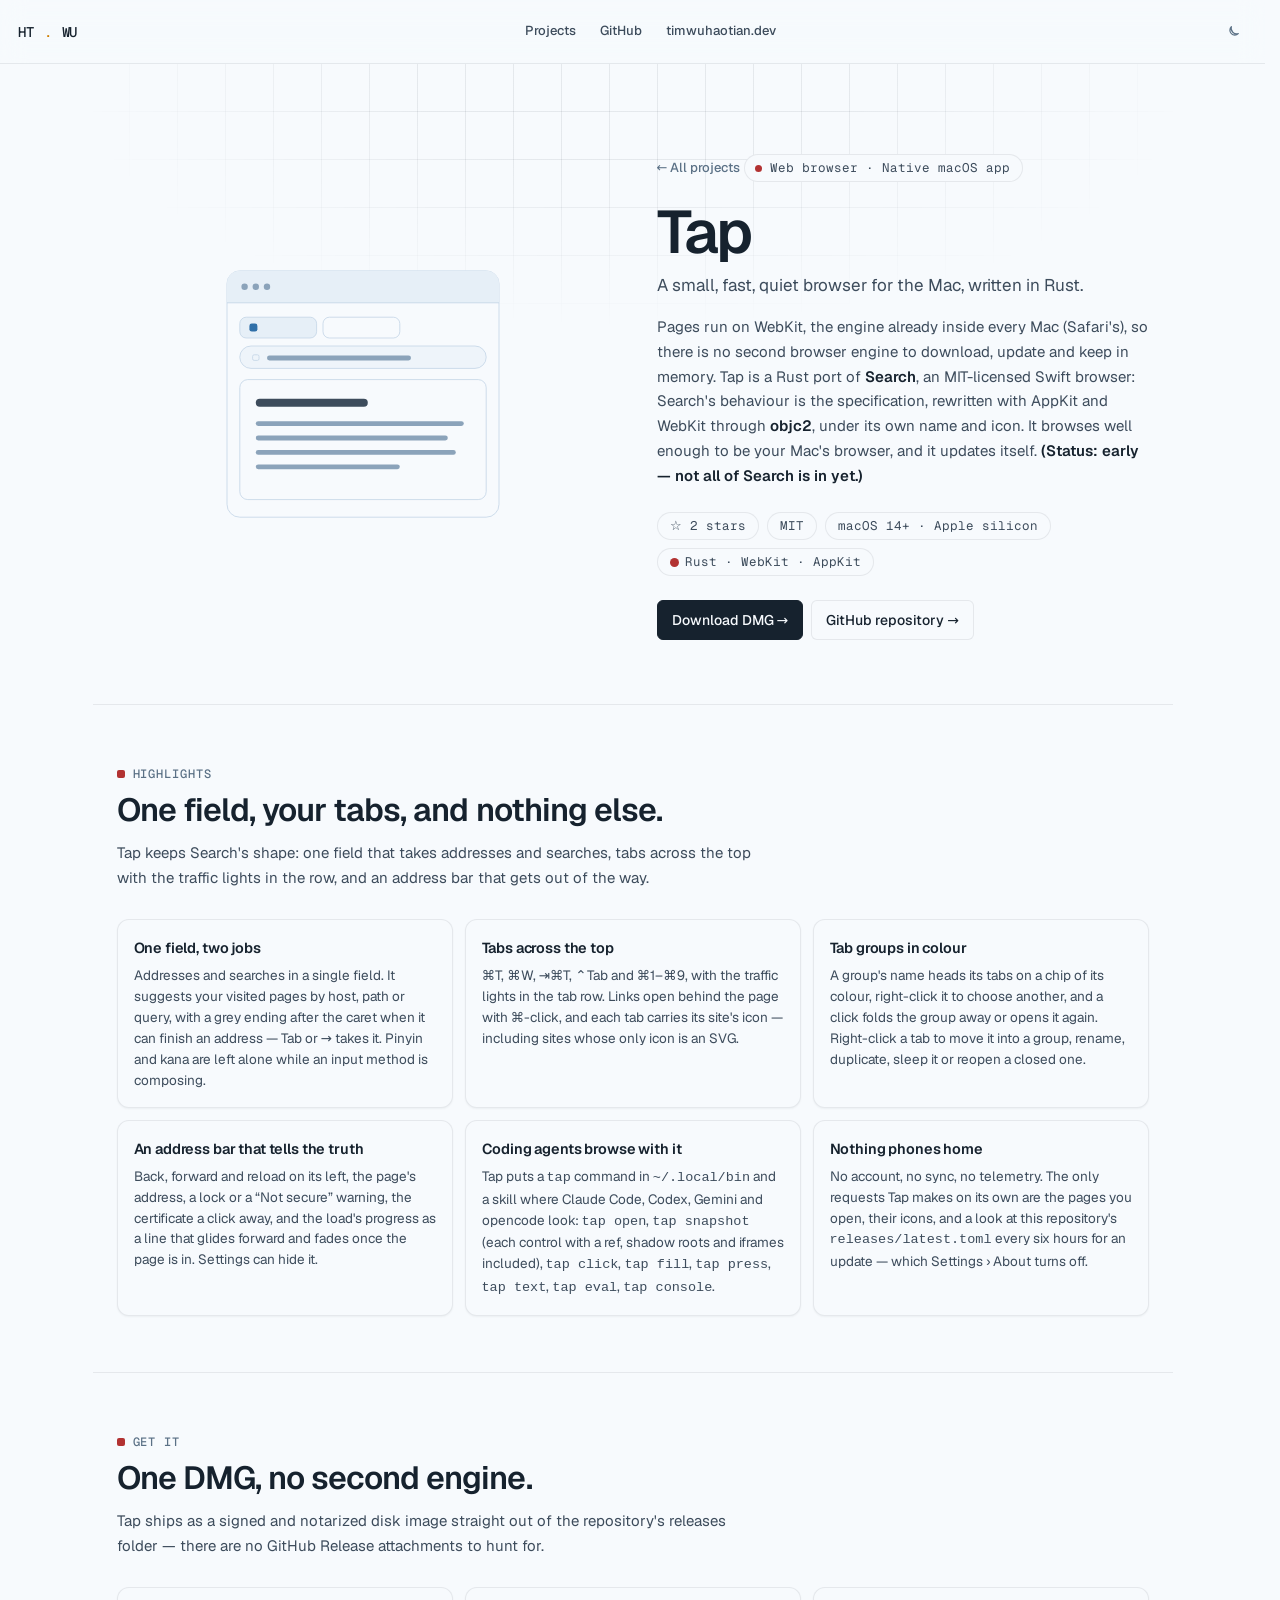
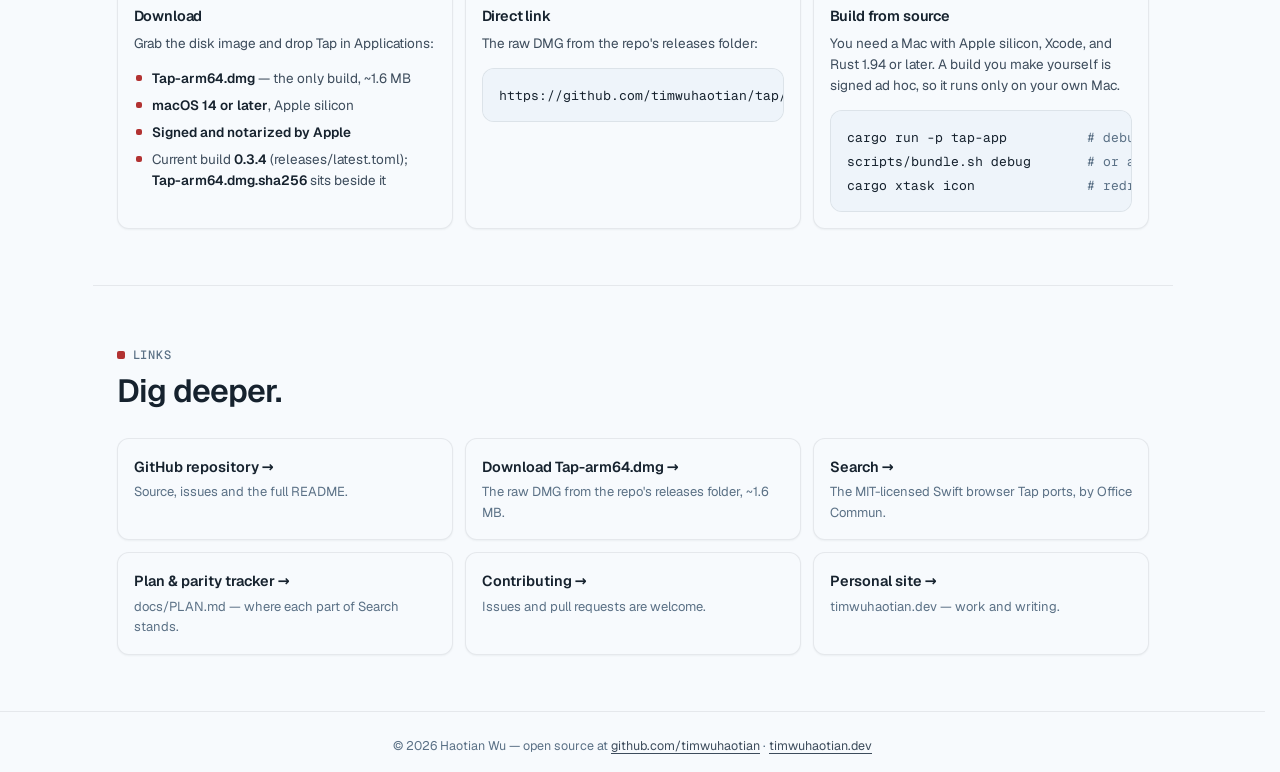
<file: tap/index.html>
<!DOCTYPE html>
<html lang="en">
<head>
    <meta charset="UTF-8">
    <meta name="viewport" content="width=device-width, initial-scale=1.0">
    <meta name="description" content="Tap — a small, fast, quiet web browser for the Mac, written in Rust. Pages run on WebKit, the engine already inside every Mac. macOS 14+, Apple silicon, MIT licensed.">
    <title>Tap — small, fast macOS browser in Rust on WebKit</title>
    <link rel="canonical" href="https://timwuhaotian.github.io/tap/">

    <meta property="og:title" content="Tap — small, fast macOS browser in Rust on WebKit">
    <meta property="og:description" content="A small, fast, quiet web browser for the Mac, written in Rust. Pages run on WebKit, so there is no second browser engine to download and update.">
    <meta property="og:type" content="website">
    <meta property="og:url" content="https://timwuhaotian.github.io/tap/">
    <meta property="og:site_name" content="timwuhaotian open source">

    <meta name="twitter:card" content="summary_large_image">
    <meta name="twitter:title" content="Tap — small, fast macOS browser in Rust on WebKit">
    <meta name="twitter:description" content="A small, fast, quiet web browser for the Mac, written in Rust. Pages run on WebKit, so there is no second browser engine to download and update.">

    <link rel="icon" type="image/svg+xml" href="/favicon.svg">
    <script src="/theme.js"></script>
    <link rel="stylesheet" href="/assets/style.css">
    <style>:root { --accent: var(--red-900); }</style>
</head>
<body>

    <nav>
        <a href="/" class="nav-logo">HT<span>.</span>WU</a>
        <div class="nav-links">
            <a href="/#projects">Projects</a>
            <a href="https://github.com/timwuhaotian" target="_blank" rel="noopener">GitHub</a>
            <a href="https://timwuhaotian.dev" target="_blank" rel="noopener">timwuhaotian.dev</a>
        </div>
        <button class="theme-toggle" id="themeToggle" aria-label="Toggle theme"></button>
        <button class="nav-hamburger" id="hamburger" aria-label="Toggle menu" aria-expanded="false">&#9776;</button>
    </nav>

    <div class="mobile-menu" id="mobileMenu" role="navigation" aria-label="Mobile navigation">
        <a href="/#projects">Projects</a>
        <a href="https://github.com/timwuhaotian" target="_blank" rel="noopener">GitHub</a>
        <a href="https://timwuhaotian.dev" target="_blank" rel="noopener">timwuhaotian.dev</a>
    </div>

    <main>
        <section class="hero" id="hero">
            <div class="hero-visual">
                <div class="hero-graphic">
                    <svg viewBox="0 0 400 400" fill="none" xmlns="http://www.w3.org/2000/svg" aria-hidden="true">
                        <rect class="hg-frame" x="30" y="46" width="340" height="308" rx="16"/>
                        <path class="hg-bar" d="M30 62a16 16 0 0 1 16-16h308a16 16 0 0 1 16 16v24H30z"/>
                        <line class="hg-rule" x1="30" y1="86" x2="370" y2="86"/>
                        <circle class="hg-dot" cx="52" cy="66" r="4"/>
                        <circle class="hg-dot" cx="66" cy="66" r="4"/>
                        <circle class="hg-dot" cx="80" cy="66" r="4"/>

                        <rect class="hg-chip" x="46" y="104" width="96" height="26" rx="8"/>
                        <rect class="hg-blue" x="58" y="112" width="10" height="10" rx="3"/>
                        <rect class="hg-frame" x="150" y="104" width="96" height="26" rx="8"/>

                        <rect class="hg-panel-2" x="46" y="140" width="308" height="28" rx="14"/>
                        <rect class="hg-stroke" x="62" y="151" width="8" height="7" rx="2"/>
                        <rect class="hg-muted" x="80" y="152" width="180" height="6" rx="3"/>

                        <rect class="hg-panel" x="46" y="182" width="308" height="150" rx="10"/>
                        <rect class="hg-text" x="66" y="206" width="140" height="10" rx="5"/>
                        <rect class="hg-muted" x="66" y="234" width="260" height="6" rx="3"/>
                        <rect class="hg-muted" x="66" y="252" width="240" height="6" rx="3"/>
                        <rect class="hg-muted" x="66" y="270" width="250" height="6" rx="3"/>
                        <rect class="hg-muted" x="66" y="288" width="180" height="6" rx="3"/>
                    </svg>
                </div>
            </div>
            <div class="hero-content">
                <a class="back-link" href="/#projects">&larr; All projects</a>
                <div class="hero-eyebrow">Web browser &middot; Native macOS app</div>
                <h1>Tap</h1>
                <div class="hero-title">A small, fast, quiet browser for the Mac, written in Rust.</div>
                <p class="hero-tagline">Pages run on WebKit, the engine already inside every Mac (Safari's), so there is no second browser engine to download, update and keep in memory. Tap is a Rust port of <strong>Search</strong>, an MIT-licensed Swift browser: Search's behaviour is the specification, rewritten with AppKit and WebKit through <strong>objc2</strong>, under its own name and icon. It browses well enough to be your Mac's browser, and it updates itself. <strong>(Status: early &mdash; not all of Search is in yet.)</strong></p>
                <div class="hero-badges">
                    <span class="chip">&star; 2 stars</span>
                    <span class="chip">MIT</span>
                    <span class="chip">macOS 14+ &middot; Apple silicon</span>
                    <span class="chip"><span class="dot" style="background:var(--red-900)"></span>Rust &middot; WebKit &middot; AppKit</span>
                </div>
                <div class="hero-ctas">
                    <a href="https://github.com/timwuhaotian/tap/raw/main/releases/Tap-arm64.dmg" target="_blank" rel="noopener" class="btn btn-primary">Download DMG &rarr;</a>
                    <a href="https://github.com/timwuhaotian/tap" target="_blank" rel="noopener" class="btn btn-secondary">GitHub repository &rarr;</a>
                </div>
            </div>
        </section>

        <hr class="section-divider" aria-hidden="true">

        <section class="section" id="highlights">
            <div class="section-header reveal">
                <div class="section-label">Highlights</div>
                <h2>One field, your tabs, and nothing else.</h2>
                <p>Tap keeps Search's shape: one field that takes addresses and searches, tabs across the top with the traffic lights in the row, and an address bar that gets out of the way.</p>
            </div>
            <div class="feature-grid">
                <div class="feature-card reveal reveal-delay-1">
                    <h3>One field, two jobs</h3>
                    <p>Addresses and searches in a single field. It suggests your visited pages by host, path or query, with a grey ending after the caret when it can finish an address &mdash; Tab or &rarr; takes it. Pinyin and kana are left alone while an input method is composing.</p>
                </div>
                <div class="feature-card reveal reveal-delay-2">
                    <h3>Tabs across the top</h3>
                    <p>&#8984;T, &#8984;W, &#8677;&#8984;T, &#8963;Tab and &#8984;1&ndash;&#8984;9, with the traffic lights in the tab row. Links open behind the page with &#8984;-click, and each tab carries its site's icon &mdash; including sites whose only icon is an SVG.</p>
                </div>
                <div class="feature-card reveal reveal-delay-3">
                    <h3>Tab groups in colour</h3>
                    <p>A group's name heads its tabs on a chip of its colour, right-click it to choose another, and a click folds the group away or opens it again. Right-click a tab to move it into a group, rename, duplicate, sleep it or reopen a closed one.</p>
                </div>
                <div class="feature-card reveal reveal-delay-1">
                    <h3>An address bar that tells the truth</h3>
                    <p>Back, forward and reload on its left, the page's address, a lock or a &ldquo;Not secure&rdquo; warning, the certificate a click away, and the load's progress as a line that glides forward and fades once the page is in. Settings can hide it.</p>
                </div>
                <div class="feature-card reveal reveal-delay-2">
                    <h3>Coding agents browse with it</h3>
                    <p>Tap puts a <code>tap</code> command in <code>~/.local/bin</code> and a skill where Claude Code, Codex, Gemini and opencode look: <code>tap open</code>, <code>tap snapshot</code> (each control with a ref, shadow roots and iframes included), <code>tap click</code>, <code>tap fill</code>, <code>tap press</code>, <code>tap text</code>, <code>tap eval</code>, <code>tap console</code>.</p>
                </div>
                <div class="feature-card reveal reveal-delay-3">
                    <h3>Nothing phones home</h3>
                    <p>No account, no sync, no telemetry. The only requests Tap makes on its own are the pages you open, their icons, and a look at this repository's <code>releases/latest.toml</code> every six hours for an update &mdash; which Settings &rsaquo; About turns off.</p>
                </div>
            </div>
        </section>

        <hr class="section-divider" aria-hidden="true">

        <section class="section" id="get-it">
            <div class="section-header reveal">
                <div class="section-label">Get it</div>
                <h2>One DMG, no second engine.</h2>
                <p>Tap ships as a signed and notarized disk image straight out of the repository's releases folder &mdash; there are no GitHub Release attachments to hunt for.</p>
            </div>
            <div class="feature-grid">
                <div class="feature-card reveal reveal-delay-1">
                    <h3>Download</h3>
                    <p>Grab the disk image and drop Tap in Applications:</p>
                    <ul class="fact-list" style="margin-top:0.9rem">
                        <li><strong>Tap-arm64.dmg</strong> &mdash; the only build, ~1.6 MB</li>
                        <li><strong>macOS 14 or later</strong>, Apple silicon</li>
                        <li><strong>Signed and notarized by Apple</strong></li>
                        <li>Current build <strong>0.3.4</strong> (releases/latest.toml); <strong>Tap-arm64.dmg.sha256</strong> sits beside it</li>
                    </ul>
                </div>
                <div class="feature-card reveal reveal-delay-2">
                    <h3>Direct link</h3>
                    <p>The raw DMG from the repo's releases folder:</p>
                    <div class="code-block" style="margin-top:0.9rem;margin-bottom:0"><code>https://github.com/timwuhaotian/tap/raw/main/releases/Tap-arm64.dmg</code></div>
                </div>
                <div class="feature-card reveal reveal-delay-3">
                    <h3>Build from source</h3>
                    <p>You need a Mac with Apple silicon, Xcode, and Rust 1.94 or later. A build you make yourself is signed ad hoc, so it runs only on your own Mac.</p>
                    <div class="code-block" style="margin-top:0.9rem;margin-bottom:0"><code>cargo run -p tap-app          <span class="comment"># debug build, straight from the tree</span>
scripts/bundle.sh debug       <span class="comment"># or a Tap.app in target/debug</span>
cargo xtask icon              <span class="comment"># redraw icon PNGs from packaging/icon.svg</span></code></div>
                </div>
            </div>
        </section>

        <hr class="section-divider" aria-hidden="true">

        <section class="section" id="links">
            <div class="section-header reveal">
                <div class="section-label">Links</div>
                <h2>Dig deeper.</h2>
            </div>
            <div class="link-cards reveal">
                <a class="link-card" href="https://github.com/timwuhaotian/tap" target="_blank" rel="noopener">
                    <strong>GitHub repository &rarr;</strong>
                    <span>Source, issues and the full README.</span>
                </a>
                <a class="link-card" href="https://github.com/timwuhaotian/tap/raw/main/releases/Tap-arm64.dmg" target="_blank" rel="noopener">
                    <strong>Download Tap-arm64.dmg &rarr;</strong>
                    <span>The raw DMG from the repo's releases folder, ~1.6 MB.</span>
                </a>
                <a class="link-card" href="https://github.com/driceroland/Search" target="_blank" rel="noopener">
                    <strong>Search &rarr;</strong>
                    <span>The MIT-licensed Swift browser Tap ports, by Office Commun.</span>
                </a>
                <a class="link-card" href="https://github.com/timwuhaotian/tap/blob/main/docs/PLAN.md" target="_blank" rel="noopener">
                    <strong>Plan &amp; parity tracker &rarr;</strong>
                    <span>docs/PLAN.md — where each part of Search stands.</span>
                </a>
                <a class="link-card" href="https://github.com/timwuhaotian/tap/blob/main/CONTRIBUTING.md" target="_blank" rel="noopener">
                    <strong>Contributing &rarr;</strong>
                    <span>Issues and pull requests are welcome.</span>
                </a>
                <a class="link-card" href="https://timwuhaotian.dev" target="_blank" rel="noopener">
                    <strong>Personal site &rarr;</strong>
                    <span>timwuhaotian.dev — work and writing.</span>
                </a>
            </div>
        </section>
    </main>

    <footer>
        &copy; 2026 Haotian Wu &mdash; open source at <a href="https://github.com/timwuhaotian" target="_blank" rel="noopener">github.com/timwuhaotian</a> &middot; <a href="https://timwuhaotian.dev" target="_blank" rel="noopener">timwuhaotian.dev</a>
    </footer>

    <script src="/assets/app.js"></script>
</body>
</html>
</file>
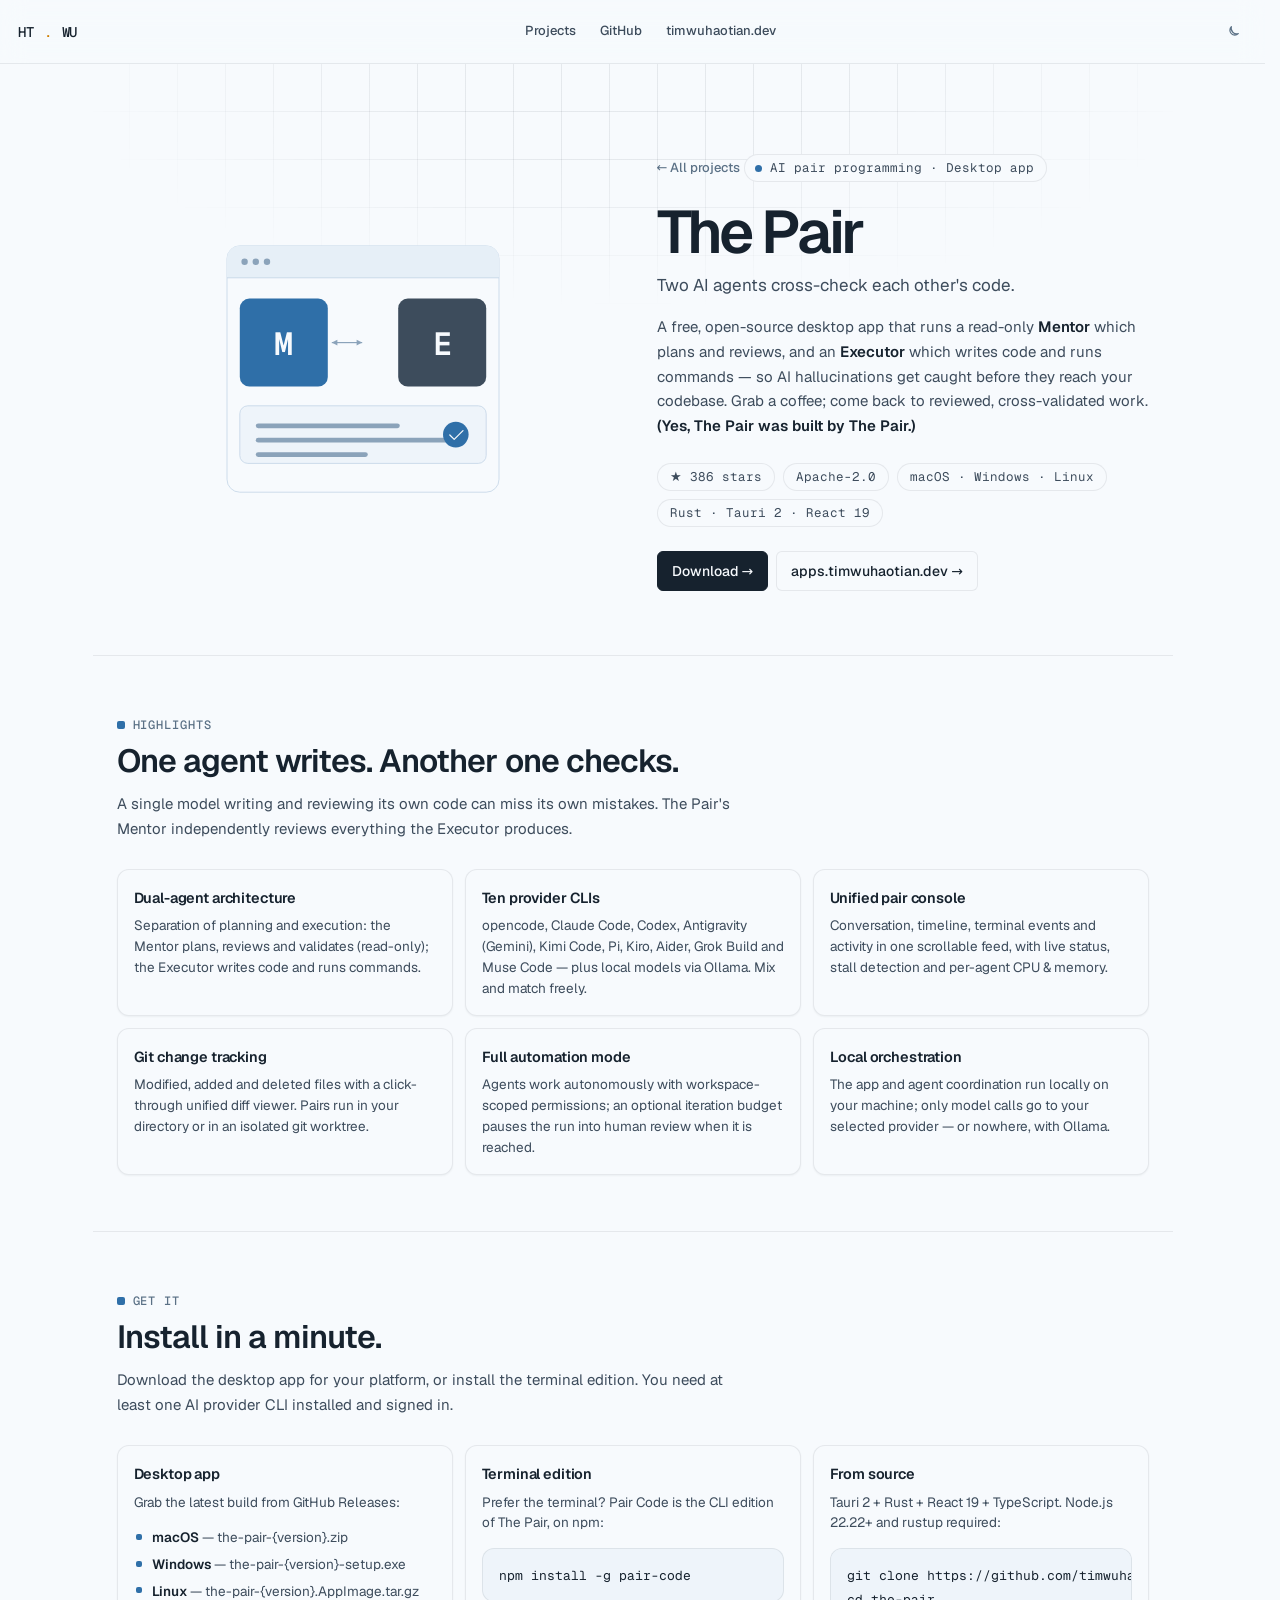
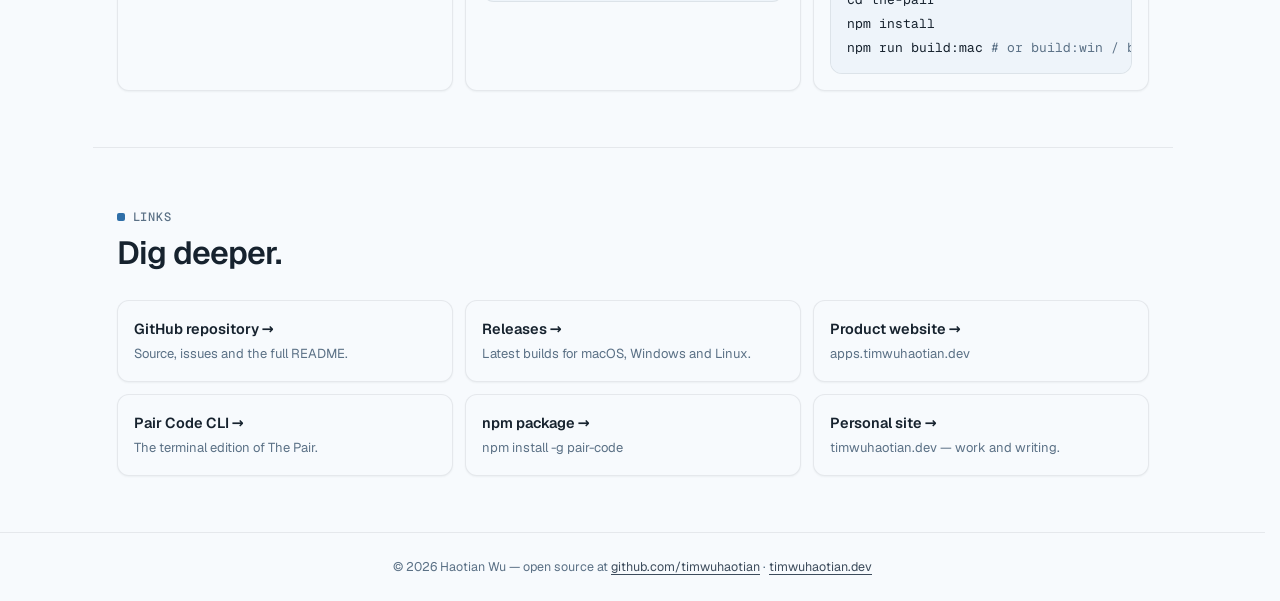
<file: the-pair/index.html>
<!DOCTYPE html>
<html lang="en">
<head>
    <meta charset="UTF-8">
    <meta name="viewport" content="width=device-width, initial-scale=1.0">
    <meta name="description" content="The Pair — open-source AI pair programming for desktop. A Mentor and an Executor agent cross-check each other's code to catch AI hallucinations. macOS, Windows, Linux.">
    <title>The Pair — AI pair programming, two agents cross-checking</title>
    <link rel="canonical" href="https://timwuhaotian.github.io/the-pair/">

    <meta property="og:title" content="The Pair — AI pair programming, two agents cross-checking">
    <meta property="og:description" content="A read-only Mentor plans and reviews while an Executor writes and runs — cross-validated AI code, free and open source.">
    <meta property="og:type" content="website">
    <meta property="og:url" content="https://timwuhaotian.github.io/the-pair/">
    <meta property="og:site_name" content="timwuhaotian open source">

    <meta name="twitter:card" content="summary_large_image">
    <meta name="twitter:title" content="The Pair — AI pair programming, two agents cross-checking">
    <meta name="twitter:description" content="A read-only Mentor plans and reviews while an Executor writes and runs — cross-validated AI code, free and open source.">

    <link rel="icon" type="image/svg+xml" href="/favicon.svg">
    <script src="/theme.js"></script>
    <link rel="stylesheet" href="/assets/style.css">
    <style>:root { --accent: var(--blue-700); }</style>
</head>
<body>

    <nav>
        <a href="/" class="nav-logo">HT<span>.</span>WU</a>
        <div class="nav-links">
            <a href="/#projects">Projects</a>
            <a href="https://github.com/timwuhaotian" target="_blank" rel="noopener">GitHub</a>
            <a href="https://timwuhaotian.dev" target="_blank" rel="noopener">timwuhaotian.dev</a>
        </div>
        <button class="theme-toggle" id="themeToggle" aria-label="Toggle theme"></button>
        <button class="nav-hamburger" id="hamburger" aria-label="Toggle menu" aria-expanded="false">&#9776;</button>
    </nav>

    <div class="mobile-menu" id="mobileMenu" role="navigation" aria-label="Mobile navigation">
        <a href="/#projects">Projects</a>
        <a href="https://github.com/timwuhaotian" target="_blank" rel="noopener">GitHub</a>
        <a href="https://timwuhaotian.dev" target="_blank" rel="noopener">timwuhaotian.dev</a>
    </div>

    <main>
        <section class="hero" id="hero">
            <div class="hero-visual">
                <div class="hero-graphic">
                    <svg viewBox="0 0 400 400" fill="none" xmlns="http://www.w3.org/2000/svg" aria-hidden="true">
                        <rect class="hg-frame" x="30" y="46" width="340" height="308" rx="16"/>
                        <path class="hg-bar" d="M30 62a16 16 0 0 1 16-16h308a16 16 0 0 1 16 16v24H30z"/>
                        <line class="hg-rule" x1="30" y1="86" x2="370" y2="86"/>
                        <circle class="hg-dot" cx="52" cy="66" r="4"/>
                        <circle class="hg-dot" cx="66" cy="66" r="4"/>
                        <circle class="hg-dot" cx="80" cy="66" r="4"/>

                        <rect class="hg-blue" x="46" y="112" width="110" height="110" rx="12"/>
                        <rect class="hg-text" x="244" y="112" width="110" height="110" rx="12"/>
                        <text class="hg-mono hg-ink" x="101" y="182" text-anchor="middle" style="font-size:40px;font-weight:600">M</text>
                        <text class="hg-mono hg-ink" x="299" y="182" text-anchor="middle" style="font-size:40px;font-weight:600">E</text>

                        <line class="hg-stroke-muted" x1="161" y1="167" x2="199" y2="167"/>
                        <path class="hg-muted" d="M161 167l7-3.5v7z"/>
                        <path class="hg-muted" d="M199 167l-7-3.5v7z"/>

                        <rect class="hg-panel-2" x="46" y="246" width="308" height="72" rx="10"/>
                        <rect class="hg-muted" x="66" y="268" width="180" height="6" rx="3"/>
                        <rect class="hg-muted" x="66" y="286" width="240" height="6" rx="3"/>
                        <rect class="hg-muted" x="66" y="304" width="140" height="6" rx="3"/>
                        <circle class="hg-blue" cx="316" cy="282" r="16"/>
                        <path class="hg-stroke-ink" d="M308.5 282.5l5.5 5.5 11-11" stroke-width="2.5"/>
                    </svg>
                </div>
            </div>
            <div class="hero-content">
                <a class="back-link" href="/#projects">&larr; All projects</a>
                <div class="hero-eyebrow">AI pair programming · Desktop app</div>
                <h1>The Pair</h1>
                <div class="hero-title">Two AI agents cross-check each other's code.</div>
                <p class="hero-tagline">A free, open-source desktop app that runs a read-only <strong>Mentor</strong> which plans and reviews, and an <strong>Executor</strong> which writes code and runs commands — so AI hallucinations get caught before they reach your codebase. Grab a coffee; come back to reviewed, cross-validated work. <strong>(Yes, The Pair was built by The Pair.)</strong></p>
                <div class="hero-badges">
                    <span class="chip">★ 386 stars</span>
                    <span class="chip">Apache-2.0</span>
                    <span class="chip">macOS · Windows · Linux</span>
                    <span class="chip">Rust · Tauri 2 · React 19</span>
                </div>
                <div class="hero-ctas">
                    <a href="https://github.com/timwuhaotian/the-pair/releases" target="_blank" rel="noopener" class="btn btn-primary">Download &rarr;</a>
                    <a href="https://apps.timwuhaotian.dev/" target="_blank" rel="noopener" class="btn btn-secondary">apps.timwuhaotian.dev &rarr;</a>
                </div>
            </div>
        </section>

        <hr class="section-divider" aria-hidden="true">

        <section class="section" id="highlights">
            <div class="section-header reveal">
                <div class="section-label">Highlights</div>
                <h2>One agent writes. Another one checks.</h2>
                <p>A single model writing and reviewing its own code can miss its own mistakes. The Pair's Mentor independently reviews everything the Executor produces.</p>
            </div>
            <div class="feature-grid">
                <div class="feature-card reveal reveal-delay-1">
                    <h3>Dual-agent architecture</h3>
                    <p>Separation of planning and execution: the Mentor plans, reviews and validates (read-only); the Executor writes code and runs commands.</p>
                </div>
                <div class="feature-card reveal reveal-delay-2">
                    <h3>Ten provider CLIs</h3>
                    <p>opencode, Claude Code, Codex, Antigravity (Gemini), Kimi Code, Pi, Kiro, Aider, Grok Build and Muse Code — plus local models via Ollama. Mix and match freely.</p>
                </div>
                <div class="feature-card reveal reveal-delay-3">
                    <h3>Unified pair console</h3>
                    <p>Conversation, timeline, terminal events and activity in one scrollable feed, with live status, stall detection and per-agent CPU &amp; memory.</p>
                </div>
                <div class="feature-card reveal reveal-delay-1">
                    <h3>Git change tracking</h3>
                    <p>Modified, added and deleted files with a click-through unified diff viewer. Pairs run in your directory or in an isolated git worktree.</p>
                </div>
                <div class="feature-card reveal reveal-delay-2">
                    <h3>Full automation mode</h3>
                    <p>Agents work autonomously with workspace-scoped permissions; an optional iteration budget pauses the run into human review when it is reached.</p>
                </div>
                <div class="feature-card reveal reveal-delay-3">
                    <h3>Local orchestration</h3>
                    <p>The app and agent coordination run locally on your machine; only model calls go to your selected provider — or nowhere, with Ollama.</p>
                </div>
            </div>
        </section>

        <hr class="section-divider" aria-hidden="true">

        <section class="section" id="get-it">
            <div class="section-header reveal">
                <div class="section-label">Get it</div>
                <h2>Install in a minute.</h2>
                <p>Download the desktop app for your platform, or install the terminal edition. You need at least one AI provider CLI installed and signed in.</p>
            </div>
            <div class="feature-grid">
                <div class="feature-card reveal reveal-delay-1">
                    <h3>Desktop app</h3>
                    <p>Grab the latest build from GitHub Releases:</p>
                    <ul class="fact-list" style="margin-top:0.9rem">
                        <li><strong>macOS</strong> — the-pair-{version}.zip</li>
                        <li><strong>Windows</strong> — the-pair-{version}-setup.exe</li>
                        <li><strong>Linux</strong> — the-pair-{version}.AppImage.tar.gz</li>
                    </ul>
                </div>
                <div class="feature-card reveal reveal-delay-2">
                    <h3>Terminal edition</h3>
                    <p>Prefer the terminal? Pair Code is the CLI edition of The Pair, on npm:</p>
                    <div class="code-block" style="margin-top:0.9rem;margin-bottom:0"><code>npm install -g pair-code</code></div>
                </div>
                <div class="feature-card reveal reveal-delay-3">
                    <h3>From source</h3>
                    <p>Tauri 2 + Rust + React 19 + TypeScript. Node.js 22.22+ and rustup required:</p>
                    <div class="code-block" style="margin-top:0.9rem;margin-bottom:0"><code>git clone https://github.com/timwuhaotian/the-pair.git
cd the-pair
npm install
npm run build:mac <span class="comment"># or build:win / build:linux</span></code></div>
                </div>
            </div>
        </section>

        <hr class="section-divider" aria-hidden="true">

        <section class="section" id="links">
            <div class="section-header reveal">
                <div class="section-label">Links</div>
                <h2>Dig deeper.</h2>
            </div>
            <div class="link-cards reveal">
                <a class="link-card" href="https://github.com/timwuhaotian/the-pair" target="_blank" rel="noopener">
                    <strong>GitHub repository &rarr;</strong>
                    <span>Source, issues and the full README.</span>
                </a>
                <a class="link-card" href="https://github.com/timwuhaotian/the-pair/releases" target="_blank" rel="noopener">
                    <strong>Releases &rarr;</strong>
                    <span>Latest builds for macOS, Windows and Linux.</span>
                </a>
                <a class="link-card" href="https://apps.timwuhaotian.dev/" target="_blank" rel="noopener">
                    <strong>Product website &rarr;</strong>
                    <span>apps.timwuhaotian.dev</span>
                </a>
                <a class="link-card" href="https://github.com/timwuhaotian/pair-code" target="_blank" rel="noopener">
                    <strong>Pair Code CLI &rarr;</strong>
                    <span>The terminal edition of The Pair.</span>
                </a>
                <a class="link-card" href="https://www.npmjs.com/package/pair-code" target="_blank" rel="noopener">
                    <strong>npm package &rarr;</strong>
                    <span>npm install -g pair-code</span>
                </a>
                <a class="link-card" href="https://timwuhaotian.dev" target="_blank" rel="noopener">
                    <strong>Personal site &rarr;</strong>
                    <span>timwuhaotian.dev — work and writing.</span>
                </a>
            </div>
        </section>
    </main>

    <footer>
        &copy; 2026 Haotian Wu &mdash; open source at <a href="https://github.com/timwuhaotian" target="_blank" rel="noopener">github.com/timwuhaotian</a> &middot; <a href="https://timwuhaotian.dev" target="_blank" rel="noopener">timwuhaotian.dev</a>
    </footer>

    <script src="/assets/app.js"></script>
</body>
</html>
</file>
<file: assets/style.css>
/* Design system ported from timwuhaotian.dev — Geist, light/dark, thin borders, soft shadows */

/* ── FONTS ── */
@font-face {
    font-family: 'Geist Variable';
    font-style: normal;
    font-display: swap;
    font-weight: 100 900;
    src: url('/assets/fonts/geist-latin-wght-normal-BgDaEnEv.woff2') format('woff2-variations');
    unicode-range: U+??, U+131, U+152-153, U+2BB-2BC, U+2C6, U+2DA, U+2DC, U+304, U+308, U+329, U+2000-206F, U+20AC, U+2122, U+2191, U+2193, U+2212, U+2215, U+FEFF, U+FFFD;
}
@font-face {
    font-family: 'Geist Variable';
    font-style: normal;
    font-display: swap;
    font-weight: 100 900;
    src: url('/assets/fonts/geist-latin-ext-wght-normal-DC-KSUi6.woff2') format('woff2-variations');
    unicode-range: U+100-2BA, U+2BD-2C5, U+2C7-CC, U+2CE-2D7, U+2DD-2FF, U+304, U+308, U+329, U+1D00-1DBF, U+1E00-1E9F, U+1EF2-1EFF, U+2020, U+20A0-20AB, U+20AD-20C0, U+2113, U+2C60-2C7F, U+A720-A7FF;
}
@font-face {
    font-family: 'Geist Mono Variable';
    font-style: normal;
    font-display: swap;
    font-weight: 100 900;
    src: url('/assets/fonts/geist-mono-latin-wght-normal-XN7g48iV.woff2') format('woff2-variations');
    unicode-range: U+??, U+131, U+152-153, U+2BB-2BC, U+2C6, U+2DA, U+2DC, U+304, U+308, U+329, U+2000-206F, U+20AC, U+2122, U+2191, U+2193, U+2212, U+2215, U+FEFF, U+FFFD;
}
@font-face {
    font-family: 'Geist Mono Variable';
    font-style: normal;
    font-display: swap;
    font-weight: 100 900;
    src: url('/assets/fonts/geist-mono-symbols2-wght-normal-CO5SzqOn.woff2') format('woff2-variations');
    unicode-range: U+2000-2001, U+2004-2008, U+200A, U+23B8-23BD, U+2500-259F;
}

/* ── TOKENS ── */
:root {
    --lightningcss-light: initial;
    --lightningcss-dark: ;
    color-scheme: light dark;
    --font-sans: 'Geist Variable', ui-sans-serif, system-ui, -apple-system, 'PingFang SC', 'Hiragino Sans GB', sans-serif;
    --font-mono: 'Geist Mono Variable', ui-monospace, SFMono-Regular, Menlo, monospace;
    --bg-100: var(--lightningcss-light, #f7fafd) var(--lightningcss-dark, #111a23);
    --bg-200: var(--lightningcss-light, #eef4fa) var(--lightningcss-dark, #0b1219);
    --gray-100: var(--lightningcss-light, #e6eff7) var(--lightningcss-dark, #22303e);
    --gray-200: var(--lightningcss-light, #dbe7f2) var(--lightningcss-dark, #263646);
    --gray-300: var(--lightningcss-light, #cfe2f3) var(--lightningcss-dark, #2b3844);
    --gray-400: var(--lightningcss-light, #c3d5e6) var(--lightningcss-dark, #3d4c5c);
    --gray-500: var(--lightningcss-light, #8ba3ba) var(--lightningcss-dark, #5b7186);
    --gray-600: var(--lightningcss-light, #687f95) var(--lightningcss-dark, #71899f);
    --gray-700: var(--lightningcss-light, #5b7186) var(--lightningcss-dark, #8ba3ba);
    --gray-900: var(--lightningcss-light, #3d4c5c) var(--lightningcss-dark, #9db4c9);
    --gray-1000: var(--lightningcss-light, #16222e) var(--lightningcss-dark, #e3eef8);
    --gray-alpha-100: var(--lightningcss-light, #16222e0d) var(--lightningcss-dark, #cfe2f30f);
    --gray-alpha-200: var(--lightningcss-light, #16222e14) var(--lightningcss-dark, #cfe2f317);
    --gray-alpha-400: var(--lightningcss-light, #16222e14) var(--lightningcss-dark, #cfe2f324);
    --blue-700: var(--lightningcss-light, #2f6fa8) var(--lightningcss-dark, #4a8cc4);
    --blue-900: var(--lightningcss-light, #276196) var(--lightningcss-dark, #6fa8dc);
    --amber-700: var(--lightningcss-light, #ce7e00) var(--lightningcss-dark, #e09c26);
    --red-900: var(--lightningcss-light, #b23232) var(--lightningcss-dark, #ef6868);
    --red-100: var(--lightningcss-light, #f9e3e3) var(--lightningcss-dark, #331c20);
    --focus: 0 0 0 1px var(--bg-100), 0 0 0 3px var(--lightningcss-light, #27619680) var(--lightningcss-dark, #6fa8dc8c);
    --shadow-card: var(--lightningcss-light, 0 1px 2px #16222e0d) var(--lightningcss-dark, 0 0 0 transparent);
    --radius: 6px;
    --radius-card: 12px;
    --column: 720px;
    --accent: var(--blue-900);
}

@media (prefers-color-scheme: dark) {
    :root {
        --lightningcss-light: ;
        --lightningcss-dark: initial;
    }
}

:root[data-theme='light'] {
    --lightningcss-light: initial;
    --lightningcss-dark: ;
    color-scheme: light;
}

:root[data-theme='dark'] {
    --lightningcss-light: ;
    --lightningcss-dark: initial;
    color-scheme: dark;
}

/* ── BASE ── */
*, *::before, *::after { box-sizing: border-box; }

html {
    -webkit-text-size-adjust: 100%;
    text-size-adjust: 100%;
    scrollbar-gutter: stable;
    scroll-behavior: smooth;
    scroll-padding-top: 80px;
}

body {
    background: var(--bg-100);
    min-height: 100dvh;
    color: var(--gray-1000);
    font: 400 15px/1.6 var(--font-sans);
    -webkit-font-smoothing: antialiased;
    -moz-osx-font-smoothing: grayscale;
    font-feature-settings: 'ss01' on;
    margin: 0;
}

a { color: inherit; text-decoration: none; }

::selection { background: var(--lightningcss-light, #6fa8dc4d) var(--lightningcss-dark, #6fa8dc59); }

:focus-visible {
    box-shadow: var(--focus);
    outline: none;
    border-radius: 4px;
}

@media (prefers-reduced-motion: reduce) {
    html { scroll-behavior: auto; }
    .reveal { opacity: 1 !important; transform: none !important; transition: none !important; }
    *, *::before, *::after {
        animation-duration: 0.01ms !important;
        transition-duration: 0.01ms !important;
    }
}

/* ── NAV ── */
nav {
    position: sticky;
    top: 0;
    z-index: 20;
    height: 64px;
    padding: 0 max(16px, env(safe-area-inset-left));
    background: color-mix(in srgb, var(--bg-100) 82%, transparent);
    -webkit-backdrop-filter: saturate(1.8) blur(12px);
    backdrop-filter: saturate(1.8) blur(12px);
    display: flex;
    align-items: center;
    justify-content: space-between;
    gap: 12px;
    border-bottom: 1px solid var(--gray-alpha-200);
}

.nav-logo {
    font: 500 14px/1 var(--font-mono);
    letter-spacing: -0.01em;
    color: var(--gray-1000);
    display: inline-flex;
    align-items: center;
    gap: 10px;
    margin-left: -4px;
    padding: 4px 6px;
    border-radius: 8px;
    transition: background-color 0.15s;
}

.nav-logo:hover { background: var(--gray-alpha-100); }

.nav-logo span { color: var(--amber-700); }

.nav-links {
    display: flex;
    align-items: center;
    gap: 4px;
    height: 100%;
}

.nav-links a {
    color: var(--gray-900);
    font-size: 13px;
    font-weight: 500;
    padding: 6px 10px;
    border-radius: 4px;
    transition: color 0.15s, background-color 0.15s;
}

.nav-links a:hover,
.nav-links a.active {
    color: var(--gray-1000);
    background: var(--gray-alpha-100);
}

.theme-toggle {
    width: 32px;
    height: 32px;
    border: 0;
    border-radius: var(--radius);
    background: transparent;
    color: var(--gray-700);
    display: inline-grid;
    place-items: center;
    cursor: pointer;
    transition: background-color 0.15s, color 0.15s;
}

.theme-toggle:hover {
    background: var(--gray-alpha-100);
    color: var(--gray-1000);
}

.nav-hamburger {
    display: none;
    width: 32px;
    height: 32px;
    border: 1px solid var(--gray-alpha-400);
    border-radius: var(--radius);
    background: var(--bg-100);
    color: var(--gray-900);
    cursor: pointer;
    place-items: center;
    transition: background-color 0.15s, border-color 0.15s;
}

.nav-hamburger:hover { background: var(--gray-100); border-color: var(--gray-500); }

/* ── MOBILE MENU ── */
.mobile-menu {
    display: none;
    position: sticky;
    top: 64px;
    z-index: 19;
    background: var(--bg-100);
    border-bottom: 1px solid var(--gray-alpha-200);
    flex-direction: column;
    padding: 8px 16px 12px;
}

.mobile-menu.open { display: flex; }

.mobile-menu a {
    color: var(--gray-900);
    font-size: 14px;
    font-weight: 500;
    padding: 10px 8px;
    border-radius: var(--radius);
    transition: background-color 0.15s, color 0.15s;
}

.mobile-menu a:hover { background: var(--gray-alpha-100); color: var(--gray-1000); }

/* ── HERO ── */
.hero {
    position: relative;
    display: flex;
    align-items: center;
    gap: 48px;
    max-width: 1080px;
    margin: 0 auto;
    padding: clamp(48px, 10vh, 104px) 24px 64px;
}

.hero::before {
    content: '';
    position: absolute;
    inset: 0;
    z-index: -1;
    pointer-events: none;
    background-image:
        linear-gradient(var(--gray-alpha-200) 1px, transparent 1px),
        linear-gradient(90deg, var(--gray-alpha-200) 1px, transparent 1px);
    background-position: 50% -1px;
    background-size: 48px 48px;
    -webkit-mask-image: radial-gradient(70% 55% at 50% 0, #000 30%, transparent 75%);
    mask-image: radial-gradient(70% 55% at 50% 0, #000 30%, transparent 75%);
}

.hero-visual {
    flex: 1;
    display: flex;
    justify-content: center;
    align-items: center;
}

.hero-graphic {
    width: 100%;
    max-width: 320px;
    aspect-ratio: 1;
}

.hero-graphic svg {
    width: 100%;
    height: 100%;
    filter: drop-shadow(0 8px 24px -8px var(--lightningcss-light, #16222e24) var(--lightningcss-dark, #03070c99));
}

.hero-content { flex: 1; min-width: 0; }

.hero-eyebrow {
    display: inline-flex;
    align-items: center;
    gap: 8px;
    height: 28px;
    padding: 0 12px 0 10px;
    border: 1px solid var(--gray-alpha-400);
    border-radius: 999px;
    background: var(--bg-100);
    color: var(--gray-900);
    font: 400 12.5px/1 var(--font-mono);
    margin-bottom: 20px;
}

.hero-eyebrow::before {
    content: '';
    width: 7px;
    height: 7px;
    border-radius: 50%;
    background: var(--accent);
}

.hero-content h1 {
    letter-spacing: -0.055em;
    margin: 0 0 8px;
    font-size: clamp(40px, 6vw, 60px);
    font-weight: 600;
    line-height: 1.02;
}

.hero-title {
    color: var(--gray-900);
    max-width: 34em;
    margin: 0 0 16px;
    font-size: 17px;
    line-height: 1.65;
    text-wrap: pretty;
}

.hero-tagline {
    color: var(--gray-900);
    max-width: 34em;
    margin: 0 0 24px;
    font-size: 15px;
    line-height: 1.65;
    text-wrap: pretty;
}

.hero-tagline strong { color: var(--gray-1000); font-weight: 600; }
.hero-tagline a { color: var(--blue-900); text-decoration: underline; text-underline-offset: 3px; }

.hero-badges {
    display: flex;
    flex-wrap: wrap;
    gap: 8px;
    margin-bottom: 24px;
}

.hero-badges a { color: var(--gray-1000); }

.chip {
    display: inline-flex;
    align-items: center;
    gap: 6px;
    height: 28px;
    padding: 0 12px;
    border: 1px solid var(--gray-alpha-400);
    border-radius: 999px;
    background: var(--bg-100);
    color: var(--gray-900);
    white-space: nowrap;
    font: 400 12.5px/1 var(--font-mono);
    transition: border-color 0.15s, color 0.15s, background-color 0.15s;
}

.chip:hover { border-color: var(--gray-500); color: var(--gray-1000); background: var(--gray-100); }

.chip .dot {
    width: 9px;
    height: 9px;
    border-radius: 50%;
    background: var(--accent);
}

.hero-ctas { display: flex; gap: 8px; flex-wrap: wrap; }

.btn {
    display: inline-flex;
    align-items: center;
    gap: 6px;
    height: 40px;
    padding: 0 14px;
    border: 1px solid var(--gray-alpha-400);
    border-radius: var(--radius);
    background: var(--bg-100);
    color: var(--gray-1000);
    font-size: 14px;
    font-weight: 500;
    cursor: pointer;
    transition: background-color 0.15s, border-color 0.15s, opacity 0.15s;
}

.btn:hover { background: var(--gray-100); border-color: var(--gray-500); }

.btn:active { transform: scale(0.98); }

.btn-primary {
    background: var(--gray-1000);
    border-color: var(--gray-1000);
    color: var(--bg-100);
}

.btn-primary:hover { background: var(--gray-900); border-color: var(--gray-900); opacity: 1; }

.btn-secondary:hover { background: var(--gray-100); }

/* ── SECTIONS ── */
.section {
    max-width: 1080px;
    margin: 0 auto;
    padding: 56px 24px;
}

.section-divider {
    border: 0;
    border-top: 1px solid var(--gray-alpha-200);
    max-width: 1080px;
    margin: 0 auto;
}

.section-header { margin-bottom: 28px; }

.section-label {
    display: inline-flex;
    align-items: center;
    gap: 8px;
    color: var(--gray-700);
    font: 500 12px/1 var(--font-mono);
    letter-spacing: 0.08em;
    text-transform: uppercase;
    margin-bottom: 12px;
}

.section-label::before {
    content: '';
    width: 8px;
    height: 8px;
    border-radius: 2px;
    background: var(--accent);
}

.section-header h2 {
    letter-spacing: -0.03em;
    margin: 0;
    font-size: clamp(24px, 3.5vw, 32px);
    font-weight: 600;
    line-height: 1.15;
}

.section-header p {
    margin: 12px 0 0;
    color: var(--gray-900);
    max-width: 640px;
    font-size: 15px;
    line-height: 1.65;
}

/* ── PROJECT GRID ── */
.project-grid {
    display: grid;
    grid-template-columns: repeat(auto-fill, minmax(300px, 1fr));
    gap: 12px;
}

.project-card {
    background: var(--bg-100);
    border: 1px solid var(--gray-alpha-400);
    border-radius: var(--radius-card);
    box-shadow: var(--shadow-card);
    padding: 16px;
    display: flex;
    flex-direction: column;
    gap: 8px;
    transition: border-color 0.15s;
}

.project-card:hover { border-color: var(--gray-500); }

.project-card h3 {
    letter-spacing: -0.01em;
    margin: 0;
    font-size: 15px;
    font-weight: 600;
}

.project-card h3 a { border-radius: 4px; }

.project-card h3 a:hover { color: var(--blue-900); }

.project-kind {
    color: var(--gray-700);
    font: 400 12px/1 var(--font-mono);
}

.project-card p {
    color: var(--gray-900);
    margin: 0;
    flex: 1;
    font-size: 13.5px;
    line-height: 1.55;
}

.project-meta {
    display: flex;
    flex-wrap: wrap;
    align-items: center;
    gap: 6px 8px;
    margin-top: 4px;
}

.project-go {
    color: var(--blue-900);
    font-size: 13px;
    font-weight: 500;
    text-decoration: underline;
    text-decoration-color: color-mix(in srgb, currentColor 35%, transparent);
    text-underline-offset: 3px;
    margin-top: 4px;
}

.project-go:hover { text-decoration-color: currentColor; }

/* ── FEATURE CARDS ── */
.feature-grid {
    display: grid;
    grid-template-columns: repeat(auto-fill, minmax(280px, 1fr));
    gap: 12px;
}

.feature-card {
    background: var(--bg-100);
    border: 1px solid var(--gray-alpha-400);
    border-radius: var(--radius-card);
    box-shadow: var(--shadow-card);
    padding: 16px;
    transition: border-color 0.15s;
}

.feature-card:hover { border-color: var(--gray-500); }

.feature-card h3 {
    letter-spacing: -0.01em;
    margin: 0 0 6px;
    font-size: 14.5px;
    font-weight: 600;
}

.feature-card p {
    color: var(--gray-900);
    margin: 0;
    font-size: 13.5px;
    line-height: 1.55;
}

.feature-card .fact-list { margin-top: 10px; }

/* ── CODE BLOCKS ── */
.code-block {
    background: var(--bg-200);
    border: 1px solid var(--gray-alpha-400);
    border-radius: var(--radius-card);
    padding: 14px 16px;
    overflow-x: auto;
    margin-bottom: 12px;
}

.code-block:last-child { margin-bottom: 0; }

.code-block code {
    font: 13px/1.6 var(--font-mono);
    color: var(--gray-1000);
    white-space: pre;
}

.code-block .comment { color: var(--gray-700); }

/* ── LINK CARDS ── */
.link-cards {
    display: grid;
    grid-template-columns: repeat(auto-fill, minmax(260px, 1fr));
    gap: 12px;
}

.link-card {
    background: var(--bg-100);
    border: 1px solid var(--gray-alpha-400);
    border-radius: var(--radius-card);
    box-shadow: var(--shadow-card);
    padding: 16px;
    display: flex;
    flex-direction: column;
    gap: 4px;
    transition: border-color 0.15s;
}

.link-card:hover { border-color: var(--gray-500); }

.link-card strong { font-size: 14.5px; font-weight: 600; }

.link-card:hover strong { color: var(--blue-900); }

.link-card span { color: var(--gray-700); font-size: 13px; }

/* ── FACT LIST ── */
.fact-list {
    list-style: none;
    display: grid;
    gap: 6px;
    margin: 0;
    padding: 0;
}

.fact-list li {
    position: relative;
    padding-left: 18px;
    color: var(--gray-900);
    font-size: 13.5px;
    line-height: 1.55;
}

.fact-list li::before {
    content: '';
    position: absolute;
    left: 2px;
    top: 0.5em;
    width: 6px;
    height: 6px;
    border-radius: 2px;
    background: var(--accent);
}

.fact-list li strong { color: var(--gray-1000); font-weight: 600; }

/* ── BACK LINK ── */
.back-link {
    display: inline-flex;
    align-items: center;
    gap: 4px;
    color: var(--gray-700);
    font-size: 13px;
    font-weight: 500;
    margin-bottom: 16px;
    border-radius: 4px;
    transition: color 0.15s;
}

.back-link:hover { color: var(--gray-1000); }

/* ── FOOTER ── */
footer {
    border-top: 1px solid var(--gray-alpha-200);
    text-align: center;
    padding: 24px;
    color: var(--gray-700);
    font-size: 12.5px;
}

footer a {
    color: var(--gray-900);
    text-decoration: underline;
    text-underline-offset: 3px;
}

footer a:hover { color: var(--gray-1000); }

/* ── RESPONSIVE ── */
@media (max-width: 860px) {
    .hero {
        flex-direction: column;
        align-items: flex-start;
        gap: 32px;
        padding-top: 40px;
    }

    .hero-graphic { max-width: 220px; }

    .section { padding: 40px 16px; }

    .hero { padding-left: 16px; padding-right: 16px; }
}

@media (max-width: 640px) {
    .nav-links { display: none; }

    .nav-hamburger { display: grid; }

    .hero { padding-top: 32px; }

    .hero-ctas { flex-direction: column; align-items: stretch; }

    .btn { justify-content: center; }
}

/* ── HERO SVG HELPERS (shared by every page's inline SVG) ── */
.hero-graphic .hg-frame { fill: var(--bg-100); stroke: var(--gray-400); stroke-width: 1; }
.hero-graphic .hg-bar { fill: var(--gray-100); }
.hero-graphic .hg-rule { stroke: var(--gray-400); stroke-width: 1; }
.hero-graphic .hg-dot { fill: var(--gray-500); }
.hero-graphic .hg-panel { fill: var(--bg-100); stroke: var(--gray-400); stroke-width: 1; }
.hero-graphic .hg-panel-2 { fill: var(--bg-200); stroke: var(--gray-400); stroke-width: 1; }
.hero-graphic .hg-slate { fill: var(--gray-300); }
.hero-graphic .hg-muted { fill: var(--gray-500); }
.hero-graphic .hg-text { fill: var(--gray-900); }
.hero-graphic .hg-dark { fill: var(--gray-1000); }
.hero-graphic .hg-invert { fill: #16222e; }
.hero-graphic .hg-invert-ink { fill: #f7fafd; }
.hero-graphic .hg-ink { fill: var(--bg-100); }
.hero-graphic .hg-blue { fill: var(--blue-700); }
.hero-graphic .hg-amber { fill: var(--amber-700); }
.hero-graphic .hg-red { fill: var(--red-900); }
.hero-graphic .hg-stroke { stroke: var(--gray-400); stroke-width: 1; fill: none; }
.hero-graphic .hg-stroke-muted { stroke: var(--gray-500); stroke-width: 1.5; fill: none; }
.hero-graphic .hg-stroke-dark { stroke: var(--gray-1000); stroke-width: 1.5; fill: none; }
.hero-graphic .hg-chip { fill: var(--gray-100); stroke: var(--gray-400); stroke-width: 1; }
.hero-graphic .hg-stroke-ink { stroke: var(--bg-100); stroke-width: 1.5; fill: none; stroke-linecap: round; stroke-linejoin: round; }
.hero-graphic .hg-stroke-blue { stroke: var(--blue-700); stroke-width: 1.5; fill: none; }
.hero-graphic .hg-stroke-amber { stroke: var(--amber-700); stroke-width: 1.5; fill: none; }
.hero-graphic .hg-mono { font-family: var(--font-mono); font-weight: 500; }

/* ── SCROLL REVEAL ── */
.reveal {
    opacity: 0;
    transform: translateY(8px);
    transition: opacity 0.6s cubic-bezier(0.2, 0.8, 0.2, 1), transform 0.6s cubic-bezier(0.2, 0.8, 0.2, 1);
}

.reveal.visible {
    opacity: 1;
    transform: translateY(0);
}

.reveal-delay-1 { transition-delay: 0.06s; }
.reveal-delay-2 { transition-delay: 0.12s; }
.reveal-delay-3 { transition-delay: 0.18s; }
.reveal-delay-4 { transition-delay: 0.24s; }
</file>
